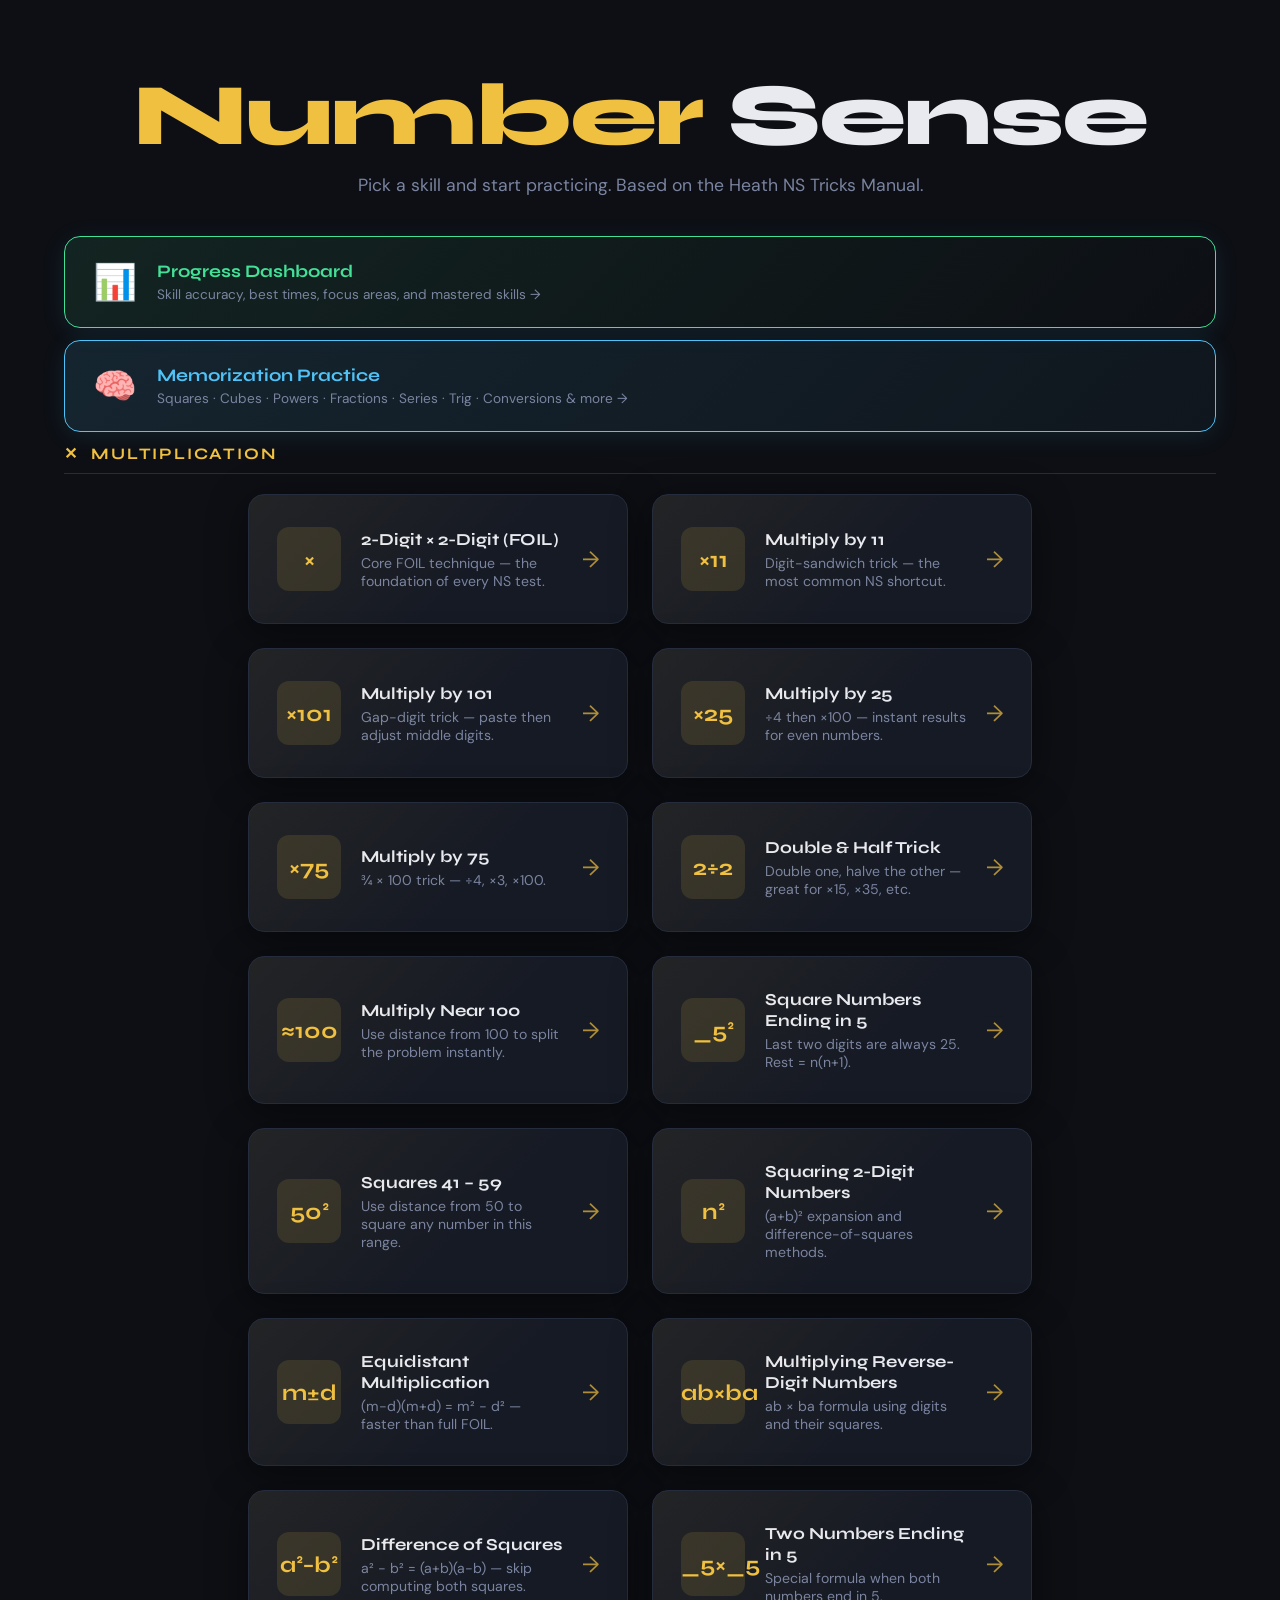
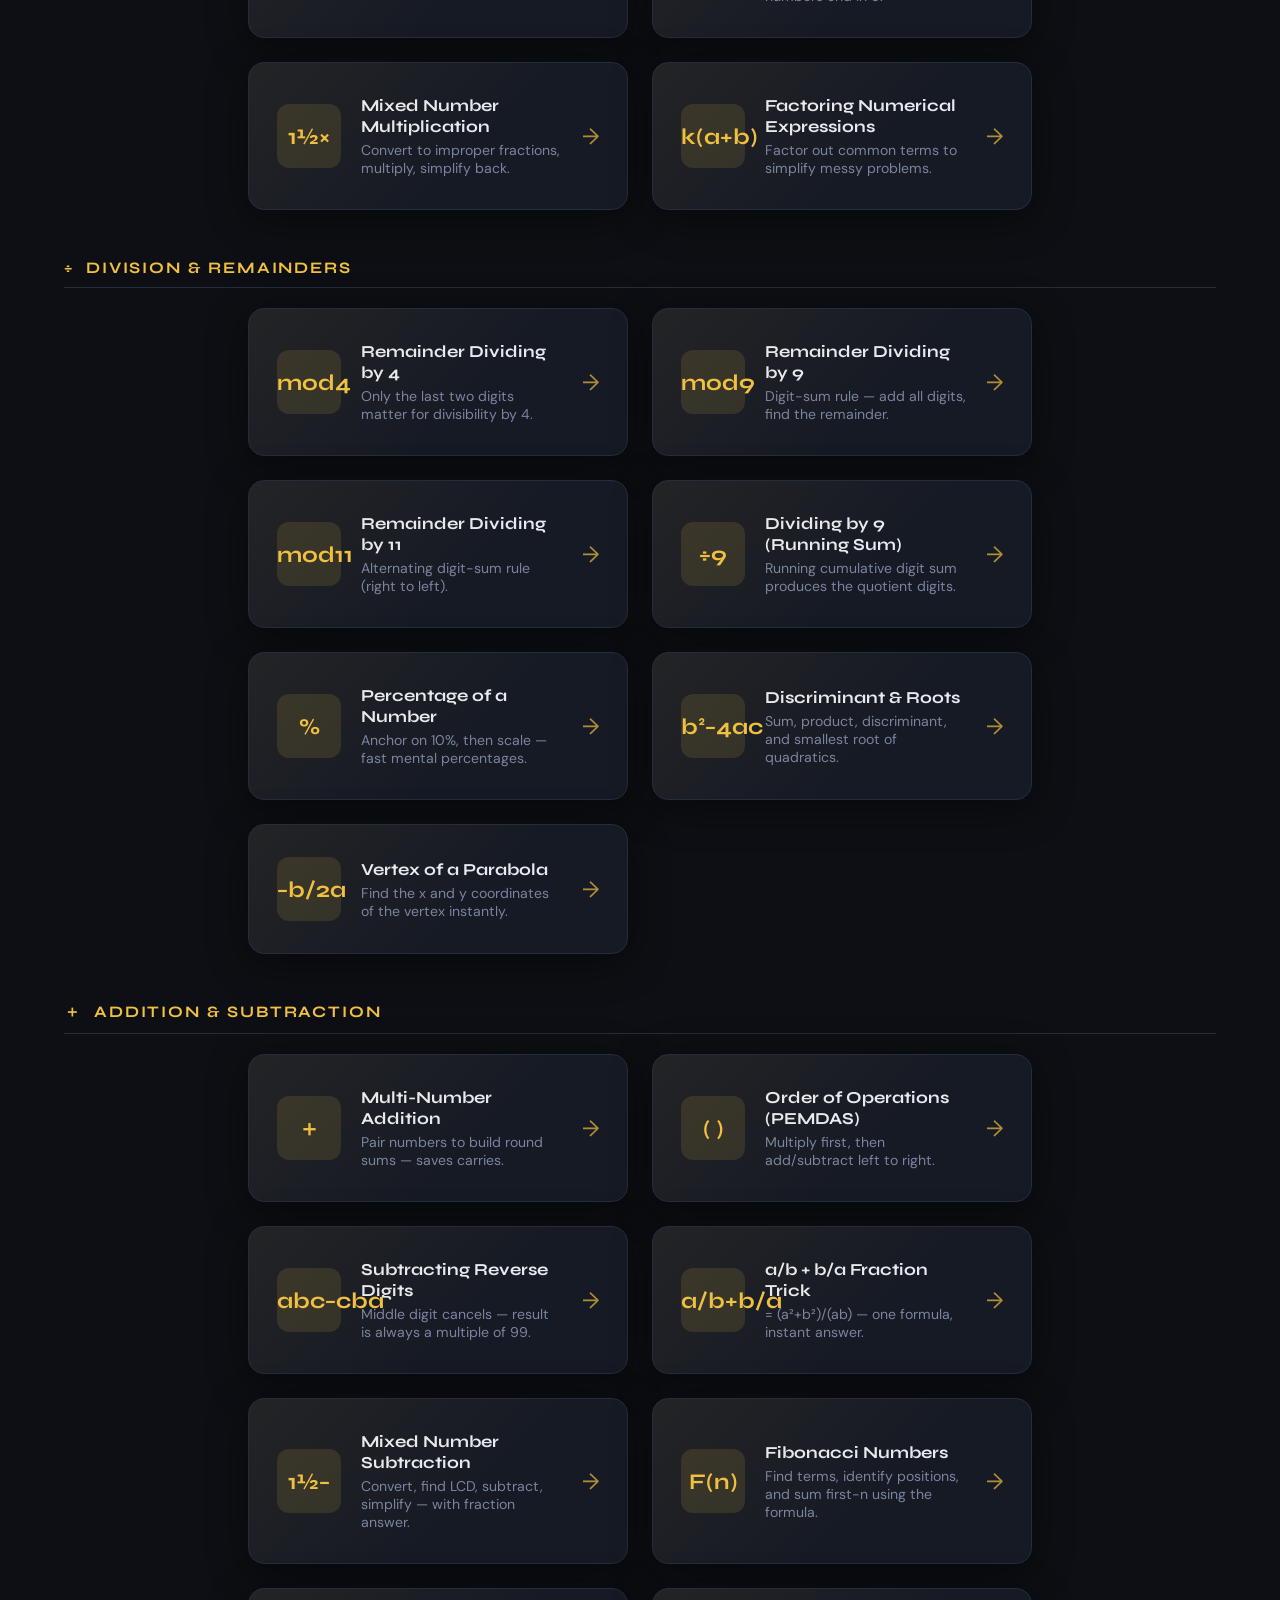
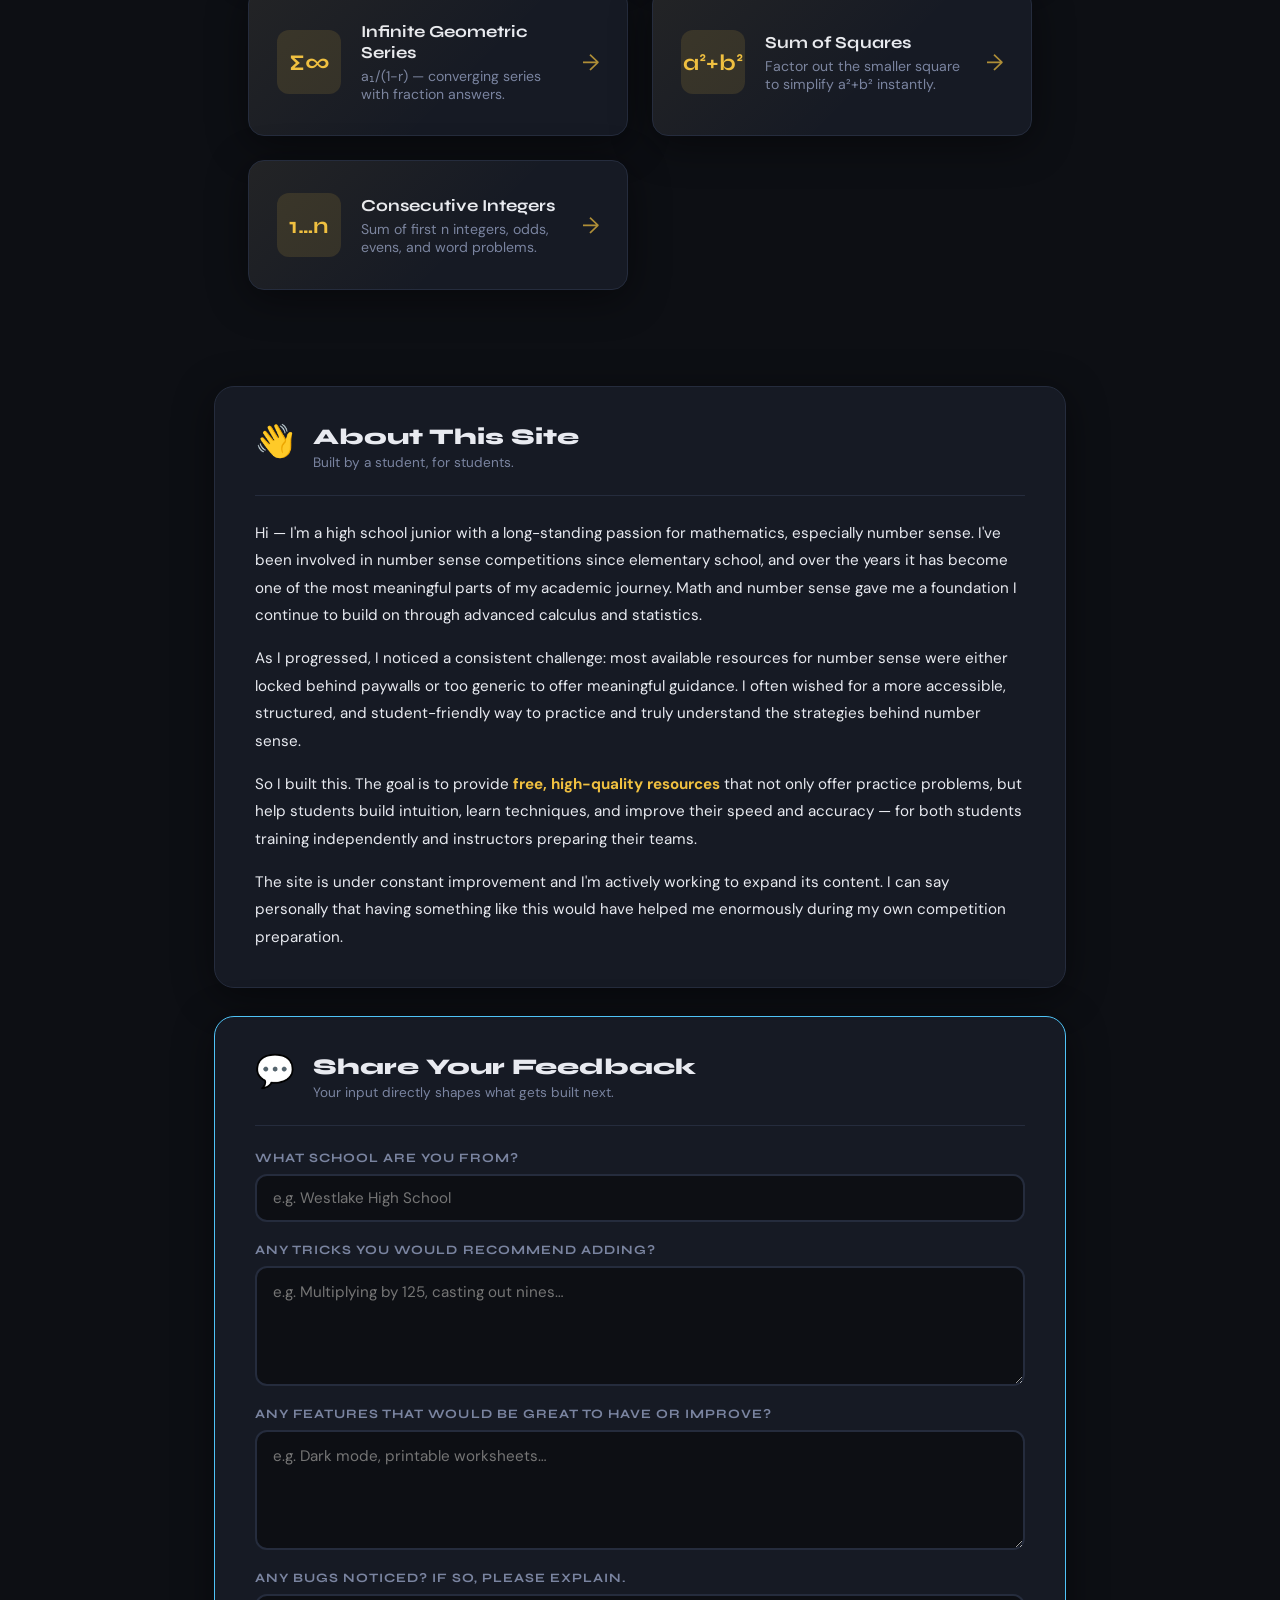
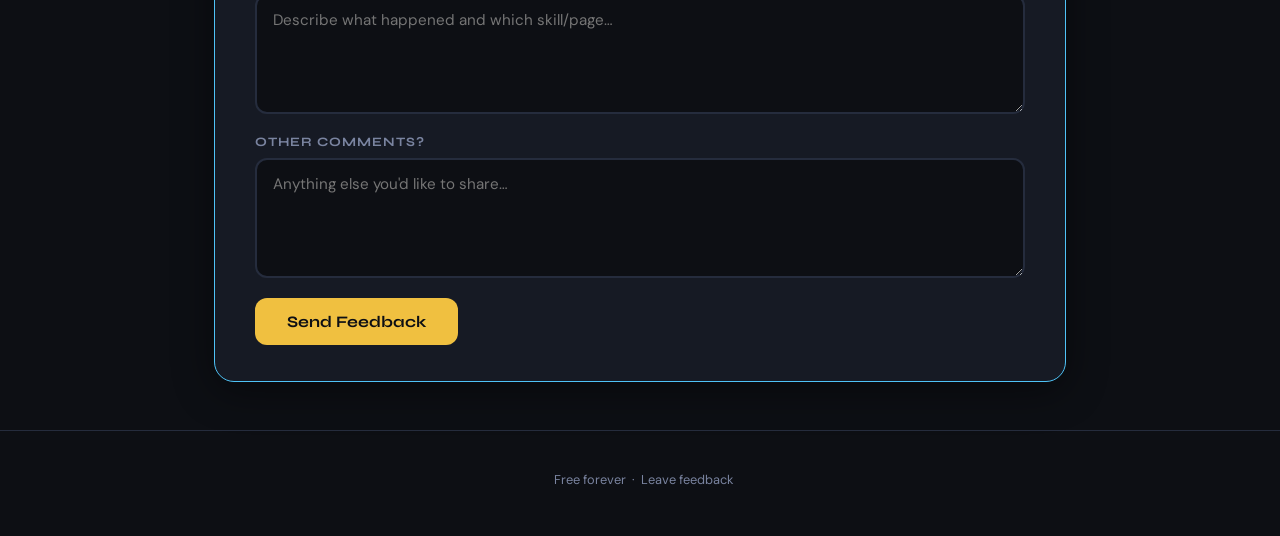
<file: index.html>
<!DOCTYPE html>
<html lang="en">
<head>
  <!-- Google tag (gtag.js) -->
<script async src="https://www.googletagmanager.com/gtag/js?id=G-8FR409X89X"></script>
<script>
  window.dataLayer = window.dataLayer || [];
  function gtag(){dataLayer.push(arguments);}
  gtag('js', new Date());

  gtag('config', 'G-8FR409X89X');
</script>
  <meta charset="UTF-8" />
  <meta name="viewport" content="width=device-width, initial-scale=1.0"/>
  <title>Number Sense — Math Practice</title>
  <link rel="stylesheet" href="css/style.css" />
</head>
<body>

  <div class="hero-header">
    <div class="hero-title">
      <span class="title-accent">Number</span> Sense
    </div>
    <p class="hero-sub">Pick a skill and start practicing. Based on the Heath NS Tricks Manual.</p>
  </div>

  <!-- ── DASHBOARD BANNER ──────────────────────────────── -->
  <div class="mem-banner-wrap">
    <a href="dashboard.html" class="mem-banner" style="border-color:var(--correct);background:linear-gradient(135deg,rgba(67,224,151,.1),transparent);">
      <div class="mem-banner-icon">📊</div>
      <div class="mem-banner-text">
        <strong style="color:var(--correct)">Progress Dashboard</strong>
        <span>Skill accuracy, best times, focus areas, and mastered skills →</span>
      </div>
    </a>
  </div>

  <!-- ── MEMORIZATION HUB BANNER ───────────────────────── -->
  <div class="mem-banner-wrap">
    <a href="memorize-home.html" class="mem-banner">
      <div class="mem-banner-icon">🧠</div>
      <div class="mem-banner-text">
        <strong>Memorization Practice</strong>
        <span>Squares · Cubes · Powers · Fractions · Series · Trig · Conversions &amp; more →</span>
      </div>
    </a>
  </div>

  <main class="skills-wrapper">

    <!-- ── MULTIPLICATION ─────────────────────────────── -->
    <section class="skill-section">
      <h2 class="section-heading">✕ &nbsp;Multiplication</h2>
      <div class="skills-grid">

        <a href="practice.html?skill=multiply2x2" class="skill-card">
          <div class="skill-icon">×</div>
          <div class="skill-info"><h3>2-Digit × 2-Digit (FOIL)</h3><p>Core FOIL technique — the foundation of every NS test.</p></div>
          <div class="skill-arrow">→</div>
        </a>

        <a href="practice.html?skill=multiplyBy11" class="skill-card">
          <div class="skill-icon">×11</div>
          <div class="skill-info"><h3>Multiply by 11</h3><p>Digit-sandwich trick — the most common NS shortcut.</p></div>
          <div class="skill-arrow">→</div>
        </a>

        <a href="practice.html?skill=multiplyBy101" class="skill-card">
          <div class="skill-icon">×101</div>
          <div class="skill-info"><h3>Multiply by 101</h3><p>Gap-digit trick — paste then adjust middle digits.</p></div>
          <div class="skill-arrow">→</div>
        </a>

        <a href="practice.html?skill=multiplyBy25" class="skill-card">
          <div class="skill-icon">×25</div>
          <div class="skill-info"><h3>Multiply by 25</h3><p>÷4 then ×100 — instant results for even numbers.</p></div>
          <div class="skill-arrow">→</div>
        </a>

        <a href="practice.html?skill=multiplyBy75" class="skill-card">
          <div class="skill-icon">×75</div>
          <div class="skill-info"><h3>Multiply by 75</h3><p>¾ × 100 trick — ÷4, ×3, ×100.</p></div>
          <div class="skill-arrow">→</div>
        </a>

        <a href="practice.html?skill=doubleHalf" class="skill-card">
          <div class="skill-icon">2÷2</div>
          <div class="skill-info"><h3>Double &amp; Half Trick</h3><p>Double one, halve the other — great for ×15, ×35, etc.</p></div>
          <div class="skill-arrow">→</div>
        </a>

        <a href="practice.html?skill=near100" class="skill-card">
          <div class="skill-icon">≈100</div>
          <div class="skill-info"><h3>Multiply Near 100</h3><p>Use distance from 100 to split the problem instantly.</p></div>
          <div class="skill-arrow">→</div>
        </a>

        <a href="practice.html?skill=squaresEndIn5" class="skill-card">
          <div class="skill-icon">_5²</div>
          <div class="skill-info"><h3>Square Numbers Ending in 5</h3><p>Last two digits are always 25. Rest = n(n+1).</p></div>
          <div class="skill-arrow">→</div>
        </a>

        <a href="practice.html?skill=squares41to59" class="skill-card">
          <div class="skill-icon">50²</div>
          <div class="skill-info"><h3>Squares 41 – 59</h3><p>Use distance from 50 to square any number in this range.</p></div>
          <div class="skill-arrow">→</div>
        </a>

        <a href="practice.html?skill=squaring" class="skill-card">
          <div class="skill-icon">n²</div>
          <div class="skill-info"><h3>Squaring 2-Digit Numbers</h3><p>(a+b)² expansion and difference-of-squares methods.</p></div>
          <div class="skill-arrow">→</div>
        </a>

        <a href="practice.html?skill=equidistant" class="skill-card">
          <div class="skill-icon">m±d</div>
          <div class="skill-info"><h3>Equidistant Multiplication</h3><p>(m−d)(m+d) = m² − d² — faster than full FOIL.</p></div>
          <div class="skill-arrow">→</div>
        </a>

        <a href="practice.html?skill=multiplyReverses" class="skill-card">
          <div class="skill-icon">ab×ba</div>
          <div class="skill-info"><h3>Multiplying Reverse-Digit Numbers</h3><p>ab × ba formula using digits and their squares.</p></div>
          <div class="skill-arrow">→</div>
        </a>

        <a href="practice.html?skill=differenceOfSquares" class="skill-card">
          <div class="skill-icon">a²−b²</div>
          <div class="skill-info"><h3>Difference of Squares</h3><p>a² − b² = (a+b)(a−b) — skip computing both squares.</p></div>
          <div class="skill-arrow">→</div>
        </a>

        <a href="practice.html?skill=bothEndIn5" class="skill-card">
          <div class="skill-icon">_5×_5</div>
          <div class="skill-info"><h3>Two Numbers Ending in 5</h3><p>Special formula when both numbers end in 5.</p></div>
          <div class="skill-arrow">→</div>
        </a>

        <a href="practice.html?skill=mixedNumbers" class="skill-card">
          <div class="skill-icon">1½×</div>
          <div class="skill-info"><h3>Mixed Number Multiplication</h3><p>Convert to improper fractions, multiply, simplify back.</p></div>
          <div class="skill-arrow">→</div>
        </a>

        <a href="practice.html?skill=factoringNumerical" class="skill-card">
          <div class="skill-icon">k(a+b)</div>
          <div class="skill-info"><h3>Factoring Numerical Expressions</h3><p>Factor out common terms to simplify messy problems.</p></div>
          <div class="skill-arrow">→</div>
        </a>

      </div>
    </section>

    <!-- ── DIVISION ───────────────────────────────────── -->
    <section class="skill-section">
      <h2 class="section-heading">÷ &nbsp;Division &amp; Remainders</h2>
      <div class="skills-grid">

        <a href="practice.html?skill=remainderBy4" class="skill-card">
          <div class="skill-icon">mod4</div>
          <div class="skill-info"><h3>Remainder Dividing by 4</h3><p>Only the last two digits matter for divisibility by 4.</p></div>
          <div class="skill-arrow">→</div>
        </a>

        <a href="practice.html?skill=remainderBy9" class="skill-card">
          <div class="skill-icon">mod9</div>
          <div class="skill-info"><h3>Remainder Dividing by 9</h3><p>Digit-sum rule — add all digits, find the remainder.</p></div>
          <div class="skill-arrow">→</div>
        </a>

        <a href="practice.html?skill=remainderBy11" class="skill-card">
          <div class="skill-icon">mod11</div>
          <div class="skill-info"><h3>Remainder Dividing by 11</h3><p>Alternating digit-sum rule (right to left).</p></div>
          <div class="skill-arrow">→</div>
        </a>

        <a href="practice.html?skill=divideBy9" class="skill-card">
          <div class="skill-icon">÷9</div>
          <div class="skill-info"><h3>Dividing by 9 (Running Sum)</h3><p>Running cumulative digit sum produces the quotient digits.</p></div>
          <div class="skill-arrow">→</div>
        </a>

        <a href="practice.html?skill=percentage" class="skill-card">
          <div class="skill-icon">%</div>
          <div class="skill-info"><h3>Percentage of a Number</h3><p>Anchor on 10%, then scale — fast mental percentages.</p></div>
          <div class="skill-arrow">→</div>
        </a>

        <a href="practice.html?skill=discriminant" class="skill-card">
          <div class="skill-icon">b²−4ac</div>
          <div class="skill-info"><h3>Discriminant &amp; Roots</h3><p>Sum, product, discriminant, and smallest root of quadratics.</p></div>
          <div class="skill-arrow">→</div>
        </a>

        <a href="practice.html?skill=vertexParabola" class="skill-card">
          <div class="skill-icon">−b/2a</div>
          <div class="skill-info"><h3>Vertex of a Parabola</h3><p>Find the x and y coordinates of the vertex instantly.</p></div>
          <div class="skill-arrow">→</div>
        </a>

      </div>
    </section>

    <!-- ── ADDITION & SUBTRACTION ─────────────────────── -->
    <section class="skill-section">
      <h2 class="section-heading">＋ &nbsp;Addition &amp; Subtraction</h2>
      <div class="skills-grid">

        <a href="practice.html?skill=additionMulti" class="skill-card">
          <div class="skill-icon">＋</div>
          <div class="skill-info"><h3>Multi-Number Addition</h3><p>Pair numbers to build round sums — saves carries.</p></div>
          <div class="skill-arrow">→</div>
        </a>

        <a href="practice.html?skill=orderOfOps" class="skill-card">
          <div class="skill-icon">( )</div>
          <div class="skill-info"><h3>Order of Operations (PEMDAS)</h3><p>Multiply first, then add/subtract left to right.</p></div>
          <div class="skill-arrow">→</div>
        </a>

        <a href="practice.html?skill=subtractReverses" class="skill-card">
          <div class="skill-icon">abc−cba</div>
          <div class="skill-info"><h3>Subtracting Reverse Digits</h3><p>Middle digit cancels — result is always a multiple of 99.</p></div>
          <div class="skill-arrow">→</div>
        </a>

        <a href="practice.html?skill=fractionPlusFractionInverse" class="skill-card">
          <div class="skill-icon">a/b+b/a</div>
          <div class="skill-info"><h3>a/b + b/a Fraction Trick</h3><p>= (a²+b²)/(ab) — one formula, instant answer.</p></div>
          <div class="skill-arrow">→</div>
        </a>

        <a href="practice.html?skill=fractionSubtraction" class="skill-card">
          <div class="skill-icon">1½−</div>
          <div class="skill-info"><h3>Mixed Number Subtraction</h3><p>Convert, find LCD, subtract, simplify — with fraction answer.</p></div>
          <div class="skill-arrow">→</div>
        </a>

        <a href="practice.html?skill=fibonacci" class="skill-card">
          <div class="skill-icon">F(n)</div>
          <div class="skill-info"><h3>Fibonacci Numbers</h3><p>Find terms, identify positions, and sum first-n using the formula.</p></div>
          <div class="skill-arrow">→</div>
        </a>

        <a href="practice.html?skill=geometricSeries" class="skill-card">
          <div class="skill-icon">∑∞</div>
          <div class="skill-info"><h3>Infinite Geometric Series</h3><p>a₁/(1−r) — converging series with fraction answers.</p></div>
          <div class="skill-arrow">→</div>
        </a>

        <a href="practice.html?skill=sumOfSquares" class="skill-card">
          <div class="skill-icon">a²+b²</div>
          <div class="skill-info"><h3>Sum of Squares</h3><p>Factor out the smaller square to simplify a²+b² instantly.</p></div>
          <div class="skill-arrow">→</div>
        </a>

        <a href="practice.html?skill=consecIntegers" class="skill-card">
          <div class="skill-icon">1…n</div>
          <div class="skill-info"><h3>Consecutive Integers</h3><p>Sum of first n integers, odds, evens, and word problems.</p></div>
          <div class="skill-arrow">→</div>
        </a>

      </div>
    </section>

  </main>

  <!-- ══════════════════════════════════════════════════════
       ABOUT + FEEDBACK
  ═══════════════════════════════════════════════════════ -->
  <section class="about-wrap" id="about">

    <!-- About Me -->
    <div class="about-card">
      <div class="about-header">
        <span class="about-emoji">👋</span>
        <div>
          <h2 class="about-title">About This Site</h2>
          <p class="about-sub">Built by a student, for students.</p>
        </div>
      </div>
      <div class="about-body">
        <p>
          Hi — I'm a high school junior
          with a long-standing passion for mathematics, especially number sense. I've been involved in number
          sense competitions since elementary school, and over the years it has become one of the most meaningful
          parts of my academic journey. Math and number sense gave me a foundation I continue to build on through
          advanced calculus and statistics.
        </p>
        <p>
          As I progressed, I noticed a consistent challenge: most available resources for number sense were either
          locked behind paywalls or too generic to offer meaningful guidance. I often wished for a more accessible,
          structured, and student-friendly way to practice and truly understand the strategies behind number sense.
        </p>
        <p>
          So I built this. The goal is to provide <strong>free, high-quality resources</strong> that not only
          offer practice problems, but help students build intuition, learn techniques, and improve their speed
          and accuracy — for both students training independently and instructors preparing their teams.
        </p>
        <p>
          The site is under constant improvement and I'm actively working to expand its content. I can say
          personally that having something like this would have helped me enormously during my own competition
          preparation.
        </p>

      </div>
    </div>

    <!-- Feedback -->
    <div class="feedback-card" id="feedback">
      <div class="about-header">
        <span class="about-emoji">💬</span>
        <div>
          <h2 class="about-title">Share Your Feedback</h2>
          <p class="about-sub">Your input directly shapes what gets built next.</p>
        </div>
      </div>

      <form class="feedback-form" id="feedback-form"
            action="https://docs.google.com/forms/d/e/1FAIpQLSfLTTEYHpj1JFDuF7RruQtJ84COgEBdoMg-uYPf08NqVblzZg/formResponse"
            method="POST"
            target="hidden-iframe"
            onsubmit="showFeedbackSuccess()">

        <div class="form-group">
          <label class="form-label" for="fb-school">What school are you from?</label>
          <input type="text" id="fb-school" name="entry.956232227" class="form-input" placeholder="e.g. Westlake High School" />
        </div>

        <div class="form-group">
          <label class="form-label" for="fb-tricks">Any tricks you would recommend adding?</label>
          <textarea id="fb-tricks" name="entry.721231975" class="form-input form-textarea" placeholder="e.g. Multiplying by 125, casting out nines…" rows="3"></textarea>
        </div>

        <div class="form-group">
          <label class="form-label" for="fb-features">Any features that would be great to have or improve?</label>
          <textarea id="fb-features" name="entry.180904712" class="form-input form-textarea" placeholder="e.g. Dark mode, printable worksheets…" rows="3"></textarea>
        </div>

        <div class="form-group">
          <label class="form-label" for="fb-bugs">Any bugs noticed? If so, please explain.</label>
          <textarea id="fb-bugs" name="entry.1861296245" class="form-input form-textarea" placeholder="Describe what happened and which skill/page…" rows="3"></textarea>
        </div>

        <div class="form-group">
          <label class="form-label" for="fb-other">Other comments?</label>
          <textarea id="fb-other" name="entry.173218345" class="form-input form-textarea" placeholder="Anything else you'd like to share…" rows="3"></textarea>
        </div>

        <button type="submit" class="submit-btn feedback-submit">Send Feedback</button>
      </form>

      <!-- Hidden iframe absorbs Google's redirect so the page doesn't navigate away -->
      <iframe name="hidden-iframe" style="display:none;"></iframe>

      <!-- Success message -->
      <div class="feedback-success" id="feedback-success" style="display:none;">
        <span class="feedback-success-icon">✓</span>
        <p>Thank you! Your feedback has been received and will help shape future improvements to nspractice.com.</p>
      </div>
    </div>

  </section>

  <!-- Footer -->
  <footer class="site-footer">
    <p>&nbsp Free forever &nbsp;·&nbsp; <a href="#feedback">Leave feedback</a></p>
  </footer>

  <script src="js/main.js"></script>
  <script>
    function showFeedbackSuccess() {
      setTimeout(function() {
        document.getElementById('feedback-form').style.display    = 'none';
        document.getElementById('feedback-success').style.display = 'flex';
      }, 400);
    }
  </script>

</body>
</html>
</file>
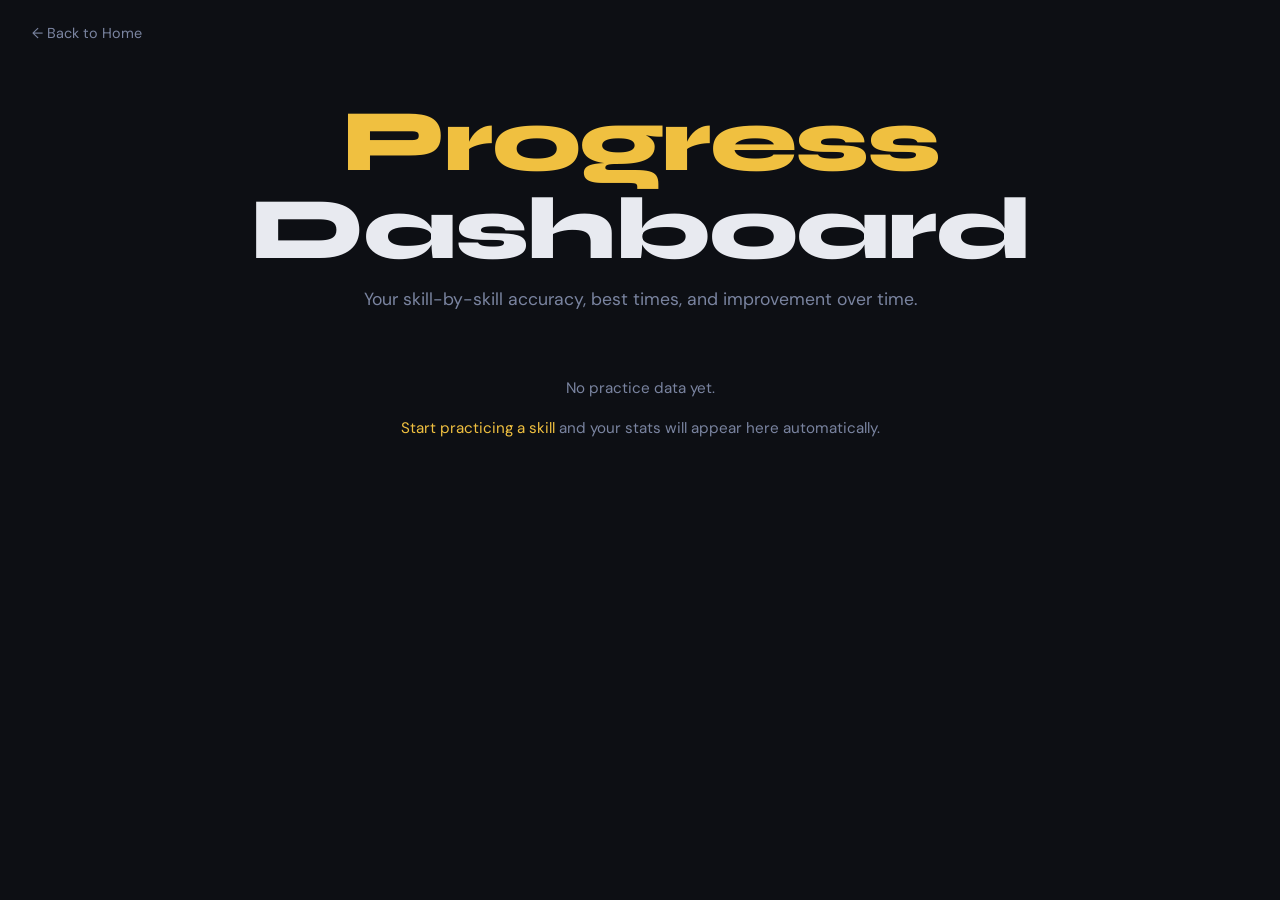
<file: dashboard.html>
<!DOCTYPE html>
<html lang="en">
<head>
  <!-- Google tag (gtag.js) -->
<script async src="https://www.googletagmanager.com/gtag/js?id=G-8FR409X89X"></script>
<script>
  window.dataLayer = window.dataLayer || [];
  function gtag(){dataLayer.push(arguments);}
  gtag('js', new Date());

  gtag('config', 'G-8FR409X89X');
</script>
  <meta charset="UTF-8"/>
  <meta name="viewport" content="width=device-width, initial-scale=1.0"/>
  <title>Dashboard — Number Sense</title>
  <link rel="stylesheet" href="css/style.css"/>
  <style>
    .dash-wrap {
      width:100%; max-width:900px;
      padding:0 24px 80px;
      display:flex; flex-direction:column; gap:40px;
    }

    /* ── Section title ─────────────────────────────────── */
    .dash-section-title {
      font-family:'Syne',sans-serif; font-size:.85rem;
      text-transform:uppercase; letter-spacing:.12em;
      color:var(--accent); border-bottom:1px solid var(--border);
      padding-bottom:10px; margin-bottom:16px;
    }

    /* ── Overview summary cards ────────────────────────── */
    .summary-grid {
      display:grid;
      grid-template-columns:repeat(auto-fill,minmax(140px,1fr));
      gap:14px;
    }
    .sum-card {
      background:var(--surface); border:1px solid var(--border);
      border-radius:14px; padding:18px 14px; text-align:center;
    }
    .sum-val {
      font-family:'Syne',sans-serif; font-size:1.8rem; font-weight:800;
    }
    .sum-lbl { font-size:.73rem; color:var(--muted); margin-top:4px; }

    /* ── Per-skill table ───────────────────────────────── */
    .skill-table { width:100%; border-collapse:collapse; font-size:.84rem; }
    .skill-table th {
      text-align:left; padding:9px 14px; color:var(--muted);
      font-family:'Syne',sans-serif; font-size:.72rem;
      text-transform:uppercase; letter-spacing:.08em;
      border-bottom:1px solid var(--border);
    }
    .skill-table td { padding:11px 14px; border-bottom:1px solid rgba(255,255,255,.04); vertical-align:middle; }
    .skill-table tr:hover td { background:rgba(255,255,255,.025); }

    /* accuracy bar inside table */
    .acc-wrap { display:flex; align-items:center; gap:10px; }
    .acc-bar-bg { flex:1; height:7px; background:var(--border); border-radius:99px; overflow:hidden; min-width:60px; }
    .acc-bar    { height:100%; border-radius:99px; transition:width .6s; }
    .acc-pct    { font-family:'Syne',sans-serif; font-size:.8rem; min-width:34px; text-align:right; }

    /* difficulty badge */
    .diff-badge {
      display:inline-block; border-radius:6px; padding:2px 8px;
      font-family:'Syne',sans-serif; font-size:.68rem; font-weight:700;
    }
    .diff-easy   { background:rgba(67,224,151,.15); color:var(--correct); }
    .diff-medium { background:rgba(240,192,64,.15);  color:var(--accent); }
    .diff-hard   { background:rgba(242,92,105,.15);  color:var(--wrong); }

    /* best time pill */
    .time-pill {
      font-family:'Syne',sans-serif; font-size:.8rem;
      color:var(--accent2);
    }

    /* ── Category accuracy bars ────────────────────────── */
    .cat-row { display:flex; align-items:center; gap:12px; margin-bottom:10px; }
    .cat-name { width:200px; font-size:.82rem; color:var(--muted); flex-shrink:0; }
    .cat-bar-wrap { flex:1; height:8px; background:var(--border); border-radius:99px; overflow:hidden; }
    .cat-bar { height:100%; border-radius:99px; }
    .cat-pct { width:38px; text-align:right; font-family:'Syne',sans-serif; font-size:.8rem; }

    /* ── Empty + controls ──────────────────────────────── */
    .empty-msg { color:var(--muted); font-size:.95rem; text-align:center; padding:48px; }
    .empty-msg a { color:var(--accent); text-decoration:none; }
    .clear-btn {
      background:none; border:1px solid var(--border); border-radius:8px;
      color:var(--muted); padding:7px 16px; font-size:.78rem; cursor:pointer;
      transition:all .15s; align-self:flex-end;
    }
    .clear-btn:hover { border-color:var(--wrong); color:var(--wrong); }

    /* ── Sparkline trend ───────────────────────────────── */
    .trend-wrap {
      background:var(--surface); border:1px solid var(--border);
      border-radius:14px; padding:20px; overflow-x:auto;
    }
  </style>
</head>
<body class="practice-body">
  <a href="index.html" class="back-link">← Back to Home</a>

  <div class="hero-header" style="padding-top:32px; padding-bottom:20px;">
    <div class="hero-title"><span class="title-accent">Progress</span> Dashboard</div>
    <p class="hero-sub">Your skill-by-skill accuracy, best times, and improvement over time.</p>
  </div>

  <div class="dash-wrap" id="dash-wrap"></div>

  <script>
  (function(){

    // ── Read skill data saved by practice.js ─────────────
    // Storage key format:  ns_skill_{skillKey}_{difficulty}
    // Each entry: { correct, wrong, times[], sessions[] }
    // sessions[]: { date, correct, wrong, avgTime }

    // Also pull the flat skill-label map from skills.js if loaded,
    // otherwise use a built-in lookup.
    const LABELS = {
      multiply2x2:'2-Digit × 2-Digit (FOIL)',
      multiplyBy11:'Multiply by 11',
      multiplyBy101:'Multiply by 101',
      multiplyBy25:'Multiply by 25',
      multiplyBy75:'Multiply by 75',
      doubleHalf:'Double & Half Trick',
      near100:'Multiply Near 100',
      squaresEndIn5:'Square Numbers Ending in 5',
      squares41to59:'Squares 41–59',
      squaring:'Squaring 2-Digit Numbers',
      equidistant:'Equidistant Multiplication',
      multiplyReverses:'Multiplying Reverse-Digit Numbers',
      differenceOfSquares:'Difference of Squares',
      bothEndIn5:'Two Numbers Ending in 5',
      factoringNumerical:'Factoring Numerical Expressions',
      mixedNumbers:'Mixed Number Multiplication',
      remainderBy4:'Remainder ÷ 4',
      remainderBy9:'Remainder ÷ 9',
      remainderBy11:'Remainder ÷ 11',
      divideBy9:'Dividing by 9',
      percentage:'Percentage of a Number',
      discriminant:'Discriminant & Roots',
      vertexParabola:'Vertex of a Parabola',
      additionMulti:'Multi-Number Addition',
      orderOfOps:'Order of Operations',
      subtractReverses:'Subtracting Reverse Digits',
      fractionPlusFractionInverse:'a/b + b/a Trick',
      fractionSubtraction:'Mixed Number Subtraction',
      fibonacci:'Fibonacci Numbers',
      geometricSeries:'Infinite Geometric Series',
      sumOfSquares:'Sum of Squares',
      consecIntegers:'Consecutive Integers',
    };

    const CATEGORIES = {
      multiply2x2:'Multiplication', multiplyBy11:'Multiplication',
      multiplyBy101:'Multiplication', multiplyBy25:'Multiplication',
      multiplyBy75:'Multiplication', doubleHalf:'Multiplication',
      near100:'Multiplication', squaresEndIn5:'Multiplication',
      squares41to59:'Multiplication', squaring:'Multiplication',
      equidistant:'Multiplication', multiplyReverses:'Multiplication',
      differenceOfSquares:'Multiplication', bothEndIn5:'Multiplication',
      factoringNumerical:'Multiplication', mixedNumbers:'Multiplication',
      remainderBy4:'Division', remainderBy9:'Division',
      remainderBy11:'Division', divideBy9:'Division',
      percentage:'Division', discriminant:'Division',
      vertexParabola:'Division',
      additionMulti:'Addition & Subtraction', orderOfOps:'Addition & Subtraction',
      subtractReverses:'Addition & Subtraction', fractionPlusFractionInverse:'Addition & Subtraction',
      fractionSubtraction:'Addition & Subtraction', fibonacci:'Addition & Subtraction',
      geometricSeries:'Addition & Subtraction', sumOfSquares:'Addition & Subtraction',
      consecIntegers:'Addition & Subtraction',
    };

    // ── Collect all stored skill data ─────────────────────
    const diffs = ['easy','medium','hard'];
    const allRows = []; // { skillKey, diff, label, correct, wrong, bestTime, avgTime, sessions }

    Object.keys(localStorage).forEach(key => {
      if (!key.startsWith('ns_skill_')) return;
      const parts  = key.replace('ns_skill_','').split('_');
      const diff   = parts.pop();
      const skillKey = parts.join('_');
      if (!diffs.includes(diff)) return;
      try {
        const d = JSON.parse(localStorage.getItem(key));
        if (!d || (d.correct === 0 && d.wrong === 0)) return;
        const total   = d.correct + d.wrong;
        const acc     = total ? Math.round(d.correct / total * 100) : 0;
        const times   = d.times || [];
        const bestTime = times.length ? Math.min(...times) : null;
        const avgTime  = times.length ? times.reduce((a,b)=>a+b,0)/times.length : null;
        allRows.push({
          skillKey, diff,
          label: LABELS[skillKey] || skillKey,
          category: CATEGORIES[skillKey] || 'Other',
          correct: d.correct, wrong: d.wrong, total,
          acc, bestTime, avgTime,
          sessions: d.sessions || [],
        });
      } catch(e) {}
    });

    const wrap = document.getElementById('dash-wrap');

    if (allRows.length === 0) {
      wrap.innerHTML = `<div class="empty-msg">
        No practice data yet.<br><br>
        <a href="index.html">Start practicing a skill</a> and your stats will appear here automatically.
      </div>`;
      return;
    }

    // ── Overview summary ──────────────────────────────────
    const totalCorrect  = allRows.reduce((a,r)=>a+r.correct,0);
    const totalWrong    = allRows.reduce((a,r)=>a+r.wrong,0);
    const totalQ        = totalCorrect + totalWrong;
    const overallAcc    = totalQ ? Math.round(totalCorrect/totalQ*100) : 0;
    const skillsPracticed = new Set(allRows.map(r=>r.skillKey)).size;
    const allTimes      = allRows.flatMap(r=>r.avgTime?[r.avgTime]:[]);
    const overallAvgTime = allTimes.length ? (allTimes.reduce((a,b)=>a+b,0)/allTimes.length).toFixed(1) : '—';
    const bestAcc       = allRows.reduce((best,r)=>r.acc>best?r.acc:best,0);

    const sumSec = document.createElement('div');
    sumSec.innerHTML = `
      <div class="dash-section-title">📊 Overview</div>
      <div class="summary-grid">
        <div class="sum-card">
          <div class="sum-val" style="color:var(--accent2)">${skillsPracticed}</div>
          <div class="sum-lbl">Skills Practiced</div>
        </div>
        <div class="sum-card">
          <div class="sum-val" style="color:var(--correct)">${totalCorrect}</div>
          <div class="sum-lbl">Total Correct</div>
        </div>
        <div class="sum-card">
          <div class="sum-val" style="color:var(--wrong)">${totalWrong}</div>
          <div class="sum-lbl">Total Wrong</div>
        </div>
        <div class="sum-card">
          <div class="sum-val" style="color:var(--accent)">${overallAcc}%</div>
          <div class="sum-lbl">Overall Accuracy</div>
        </div>
        <div class="sum-card">
          <div class="sum-val" style="color:var(--accent2);font-size:1.4rem">${overallAvgTime}s</div>
          <div class="sum-lbl">Avg Answer Time</div>
        </div>
      </div>`;
    wrap.appendChild(sumSec);

    // ── Category accuracy bars ────────────────────────────
    const catData = {};
    allRows.forEach(r => {
      const c = r.category;
      if (!catData[c]) catData[c] = { correct:0, wrong:0 };
      catData[c].correct += r.correct;
      catData[c].wrong   += r.wrong;
    });

    const catSec = document.createElement('div');
    catSec.innerHTML = `<div class="dash-section-title">🎯 Accuracy by Category</div>`;
    Object.entries(catData)
      .sort((a,b) => {
        const accA = a[1].correct/(a[1].correct+a[1].wrong);
        const accB = b[1].correct/(b[1].correct+b[1].wrong);
        return accA - accB;
      })
      .forEach(([cat,d]) => {
        const pct   = Math.round(d.correct/(d.correct+d.wrong)*100);
        const color = pct>=80?'var(--correct)':pct>=50?'var(--accent)':'var(--wrong)';
        const row   = document.createElement('div');
        row.className = 'cat-row';
        row.innerHTML = `
          <span class="cat-name">${cat}</span>
          <div class="cat-bar-wrap">
            <div class="cat-bar" style="width:${pct}%;background:${color}"></div>
          </div>
          <span class="cat-pct" style="color:${color}">${pct}%</span>`;
        catSec.appendChild(row);
      });
    wrap.appendChild(catSec);

    // ── Per-skill table ───────────────────────────────────
    // Group by category, sort by accuracy asc within each
    const byCategory = {};
    allRows.forEach(r => {
      if (!byCategory[r.category]) byCategory[r.category] = [];
      byCategory[r.category].push(r);
    });

    const skillSec = document.createElement('div');
    skillSec.innerHTML = `<div class="dash-section-title">🔍 Skill Breakdown</div>`;

    const catOrder = ['Multiplication','Division','Addition & Subtraction','Other'];
    catOrder.forEach(cat => {
      if (!byCategory[cat]) return;
      const rows = byCategory[cat].sort((a,b) => a.acc - b.acc);

      const catHeader = document.createElement('p');
      catHeader.style.cssText = 'font-size:.78rem;color:var(--muted);text-transform:uppercase;letter-spacing:.08em;margin:16px 0 8px;font-family:Syne,sans-serif;';
      catHeader.textContent = cat;
      skillSec.appendChild(catHeader);

      const tableWrap = document.createElement('div');
      tableWrap.style.overflowX = 'auto';
      tableWrap.innerHTML = `
        <table class="skill-table">
          <thead><tr>
            <th>Skill</th>
            <th>Difficulty</th>
            <th>Correct</th>
            <th>Wrong</th>
            <th>Accuracy</th>
            <th>Best Time</th>
            <th>Avg Time</th>
          </tr></thead>
          <tbody>
            ${rows.map(r => {
              const color = r.acc>=80?'var(--correct)':r.acc>=50?'var(--accent)':'var(--wrong)';
              const best  = r.bestTime ? r.bestTime.toFixed(1)+'s' : '—';
              const avg   = r.avgTime  ? r.avgTime.toFixed(1)+'s'  : '—';
              return `<tr>
                <td style="font-weight:500">${r.label}</td>
                <td><span class="diff-badge diff-${r.diff}">${r.diff}</span></td>
                <td style="color:var(--correct);font-family:'Syne',sans-serif;font-weight:700">${r.correct}</td>
                <td style="color:var(--wrong)">${r.wrong}</td>
                <td>
                  <div class="acc-wrap">
                    <div class="acc-bar-bg">
                      <div class="acc-bar" style="width:${r.acc}%;background:${color}"></div>
                    </div>
                    <span class="acc-pct" style="color:${color}">${r.acc}%</span>
                  </div>
                </td>
                <td class="time-pill">${best}</td>
                <td style="color:var(--muted)">${avg}</td>
              </tr>`;
            }).join('')}
          </tbody>
        </table>`;
      skillSec.appendChild(tableWrap);
    });
    wrap.appendChild(skillSec);

    // ── Weakest skills highlight ──────────────────────────
    const weakest = [...allRows]
      .filter(r => r.total >= 5)
      .sort((a,b) => a.acc - b.acc)
      .slice(0, 4);

    if (weakest.length) {
      const weakSec = document.createElement('div');
      weakSec.innerHTML = `<div class="dash-section-title">⚠️ Focus Areas (lowest accuracy, ≥5 attempts)</div>
        <div class="summary-grid">
          ${weakest.map(r => `
            <a href="practice.html?skill=${r.skillKey}" style="text-decoration:none;">
              <div class="sum-card" style="border-color:var(--wrong);cursor:pointer;transition:transform .15s;"
                   onmouseover="this.style.transform='translateY(-3px)'" onmouseout="this.style.transform=''">
                <div class="sum-val" style="color:var(--wrong);font-size:1.4rem">${r.acc}%</div>
                <div class="sum-lbl">${r.label}</div>
                <div style="margin-top:6px;"><span class="diff-badge diff-${r.diff}">${r.diff}</span></div>
              </div>
            </a>`).join('')}
        </div>`;
      wrap.appendChild(weakSec);
    }

    // ── Best skills highlight ─────────────────────────────
    const best = [...allRows]
      .filter(r => r.total >= 5 && r.acc === 100)
      .slice(0, 4);

    if (best.length) {
      const bestSec = document.createElement('div');
      bestSec.innerHTML = `<div class="dash-section-title">⭐ Mastered Skills (100% accuracy, ≥5 attempts)</div>
        <div class="summary-grid">
          ${best.map(r => `
            <div class="sum-card" style="border-color:var(--correct)">
              <div class="sum-val" style="color:var(--correct);font-size:1.4rem">100%</div>
              <div class="sum-lbl">${r.label}</div>
              <div style="margin-top:6px;"><span class="diff-badge diff-${r.diff}">${r.diff}</span></div>
            </div>`).join('')}
        </div>`;
      wrap.appendChild(bestSec);
    }

    // ── Clear button ──────────────────────────────────────
    const clearWrap = document.createElement('div');
    clearWrap.style.display = 'flex';
    clearWrap.innerHTML = `<button class="clear-btn"
      onclick="if(confirm('Clear all practice data? This cannot be undone.')){
        Object.keys(localStorage).filter(k=>k.startsWith('ns_skill_')).forEach(k=>localStorage.removeItem(k));
        location.reload();
      }">🗑 Clear All Practice Data</button>`;
    wrap.appendChild(clearWrap);

  })();
  </script>
</body>
</html>
</file>
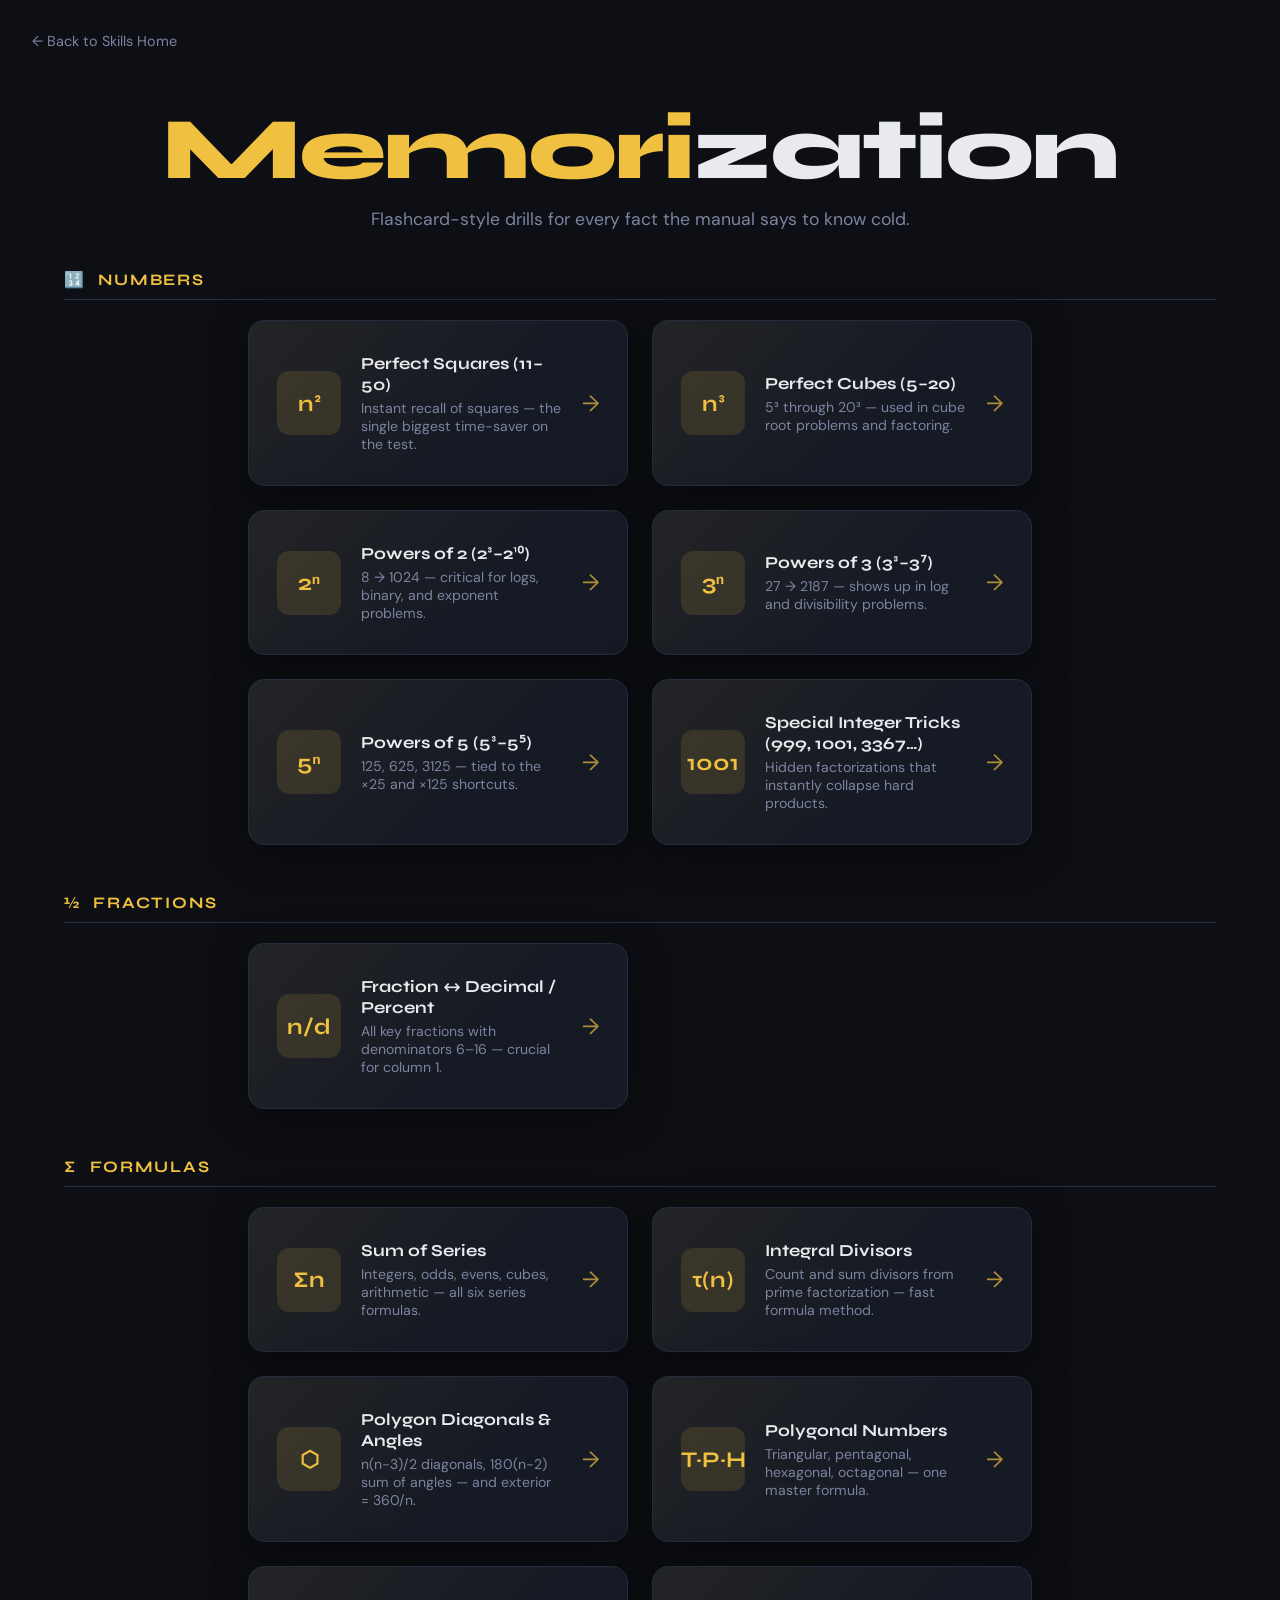
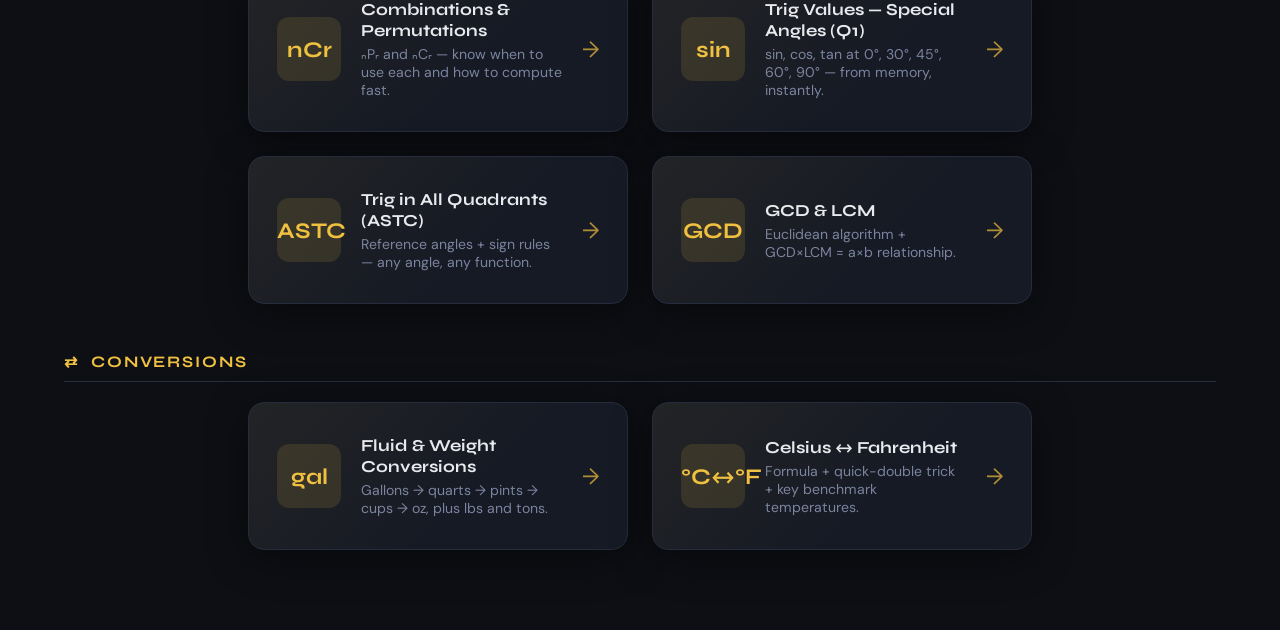
<file: memorize-home.html>
<!DOCTYPE html>
<html lang="en">
<head>
  <!-- Google tag (gtag.js) -->
<script async src="https://www.googletagmanager.com/gtag/js?id=G-8FR409X89X"></script>
<script>
  window.dataLayer = window.dataLayer || [];
  function gtag(){dataLayer.push(arguments);}
  gtag('js', new Date());

  gtag('config', 'G-8FR409X89X');
</script>
  <meta charset="UTF-8" />
  <meta name="viewport" content="width=device-width, initial-scale=1.0"/>
  <title>Memorization — Number Sense</title>
  <link rel="stylesheet" href="css/style.css" />
</head>
<body>

  <a href="index.html" class="back-link" style="margin-top:32px;">← Back to Skills Home</a>

  <div class="hero-header" style="padding-top:32px;">
    <div class="hero-title">
      <span class="title-accent">Memori</span>zation
    </div>
    <p class="hero-sub">Flashcard-style drills for every fact the manual says to know cold.</p>
  </div>

  <main class="skills-wrapper">

    <!-- ── NUMBERS ────────────────────────────────────── -->
    <section class="skill-section">
      <h2 class="section-heading">🔢 &nbsp;Numbers</h2>
      <div class="skills-grid">

        <a href="memorize.html?skill=squares" class="skill-card">
          <div class="skill-icon">n²</div>
          <div class="skill-info">
            <h3>Perfect Squares (11–50)</h3>
            <p>Instant recall of squares — the single biggest time-saver on the test.</p>
          </div>
          <div class="skill-arrow">→</div>
        </a>

        <a href="memorize.html?skill=cubes" class="skill-card">
          <div class="skill-icon">n³</div>
          <div class="skill-info">
            <h3>Perfect Cubes (5–20)</h3>
            <p>5³ through 20³ — used in cube root problems and factoring.</p>
          </div>
          <div class="skill-arrow">→</div>
        </a>

        <a href="memorize.html?skill=powersOf2" class="skill-card">
          <div class="skill-icon">2ⁿ</div>
          <div class="skill-info">
            <h3>Powers of 2 (2³–2¹⁰)</h3>
            <p>8 → 1024 — critical for logs, binary, and exponent problems.</p>
          </div>
          <div class="skill-arrow">→</div>
        </a>

        <a href="memorize.html?skill=powersOf3" class="skill-card">
          <div class="skill-icon">3ⁿ</div>
          <div class="skill-info">
            <h3>Powers of 3 (3³–3⁷)</h3>
            <p>27 → 2187 — shows up in log and divisibility problems.</p>
          </div>
          <div class="skill-arrow">→</div>
        </a>

        <a href="memorize.html?skill=powersOf5" class="skill-card">
          <div class="skill-icon">5ⁿ</div>
          <div class="skill-info">
            <h3>Powers of 5 (5³–5⁵)</h3>
            <p>125, 625, 3125 — tied to the ×25 and ×125 shortcuts.</p>
          </div>
          <div class="skill-arrow">→</div>
        </a>

        <a href="memorize.html?skill=specialIntegers" class="skill-card">
          <div class="skill-icon">1001</div>
          <div class="skill-info">
            <h3>Special Integer Tricks (999, 1001, 3367…)</h3>
            <p>Hidden factorizations that instantly collapse hard products.</p>
          </div>
          <div class="skill-arrow">→</div>
        </a>

      </div>
    </section>

    <!-- ── FRACTIONS ──────────────────────────────────── -->
    <section class="skill-section">
      <h2 class="section-heading">½ &nbsp;Fractions</h2>
      <div class="skills-grid">

        <a href="memorize.html?skill=fractionToDecimal" class="skill-card">
          <div class="skill-icon">n/d</div>
          <div class="skill-info">
            <h3>Fraction ↔ Decimal / Percent</h3>
            <p>All key fractions with denominators 6–16 — crucial for column 1.</p>
          </div>
          <div class="skill-arrow">→</div>
        </a>

      </div>
    </section>

    <!-- ── FORMULAS ───────────────────────────────────── -->
    <section class="skill-section">
      <h2 class="section-heading">∑ &nbsp;Formulas</h2>
      <div class="skills-grid">

        <a href="memorize.html?skill=sumOfSeries" class="skill-card">
          <div class="skill-icon">∑n</div>
          <div class="skill-info">
            <h3>Sum of Series</h3>
            <p>Integers, odds, evens, cubes, arithmetic — all six series formulas.</p>
          </div>
          <div class="skill-arrow">→</div>
        </a>

        <a href="memorize.html?skill=integralDivisors" class="skill-card">
          <div class="skill-icon">τ(n)</div>
          <div class="skill-info">
            <h3>Integral Divisors</h3>
            <p>Count and sum divisors from prime factorization — fast formula method.</p>
          </div>
          <div class="skill-arrow">→</div>
        </a>

        <a href="memorize.html?skill=polygons" class="skill-card">
          <div class="skill-icon">⬡</div>
          <div class="skill-info">
            <h3>Polygon Diagonals &amp; Angles</h3>
            <p>n(n−3)/2 diagonals, 180(n−2) sum of angles — and exterior = 360/n.</p>
          </div>
          <div class="skill-arrow">→</div>
        </a>

        <a href="memorize.html?skill=polygonalNumbers" class="skill-card">
          <div class="skill-icon">T·P·H</div>
          <div class="skill-info">
            <h3>Polygonal Numbers</h3>
            <p>Triangular, pentagonal, hexagonal, octagonal — one master formula.</p>
          </div>
          <div class="skill-arrow">→</div>
        </a>

        <a href="memorize.html?skill=combsPerm" class="skill-card">
          <div class="skill-icon">nCr</div>
          <div class="skill-info">
            <h3>Combinations &amp; Permutations</h3>
            <p>ₙPᵣ and ₙCᵣ — know when to use each and how to compute fast.</p>
          </div>
          <div class="skill-arrow">→</div>
        </a>

        <a href="memorize.html?skill=trigValues" class="skill-card">
          <div class="skill-icon">sin</div>
          <div class="skill-info">
            <h3>Trig Values — Special Angles (Q1)</h3>
            <p>sin, cos, tan at 0°, 30°, 45°, 60°, 90° — from memory, instantly.</p>
          </div>
          <div class="skill-arrow">→</div>
        </a>

        <a href="memorize.html?skill=trigQuadrants" class="skill-card">
          <div class="skill-icon">ASTC</div>
          <div class="skill-info">
            <h3>Trig in All Quadrants (ASTC)</h3>
            <p>Reference angles + sign rules — any angle, any function.</p>
          </div>
          <div class="skill-arrow">→</div>
        </a>

        <a href="memorize.html?skill=gcdLcm" class="skill-card">
          <div class="skill-icon">GCD</div>
          <div class="skill-info">
            <h3>GCD &amp; LCM</h3>
            <p>Euclidean algorithm + GCD×LCM = a×b relationship.</p>
          </div>
          <div class="skill-arrow">→</div>
        </a>

      </div>
    </section>

    <!-- ── CONVERSIONS ────────────────────────────────── -->
    <section class="skill-section">
      <h2 class="section-heading">⇄ &nbsp;Conversions</h2>
      <div class="skills-grid">

        <a href="memorize.html?skill=conversionsFluid" class="skill-card">
          <div class="skill-icon">gal</div>
          <div class="skill-info">
            <h3>Fluid &amp; Weight Conversions</h3>
            <p>Gallons → quarts → pints → cups → oz, plus lbs and tons.</p>
          </div>
          <div class="skill-arrow">→</div>
        </a>

        <a href="memorize.html?skill=tempConversion" class="skill-card">
          <div class="skill-icon">°C↔°F</div>
          <div class="skill-info">
            <h3>Celsius ↔ Fahrenheit</h3>
            <p>Formula + quick-double trick + key benchmark temperatures.</p>
          </div>
          <div class="skill-arrow">→</div>
        </a>

      </div>
    </section>

  </main>

  <script src="js/main.js"></script>
</body>
</html>
</file>
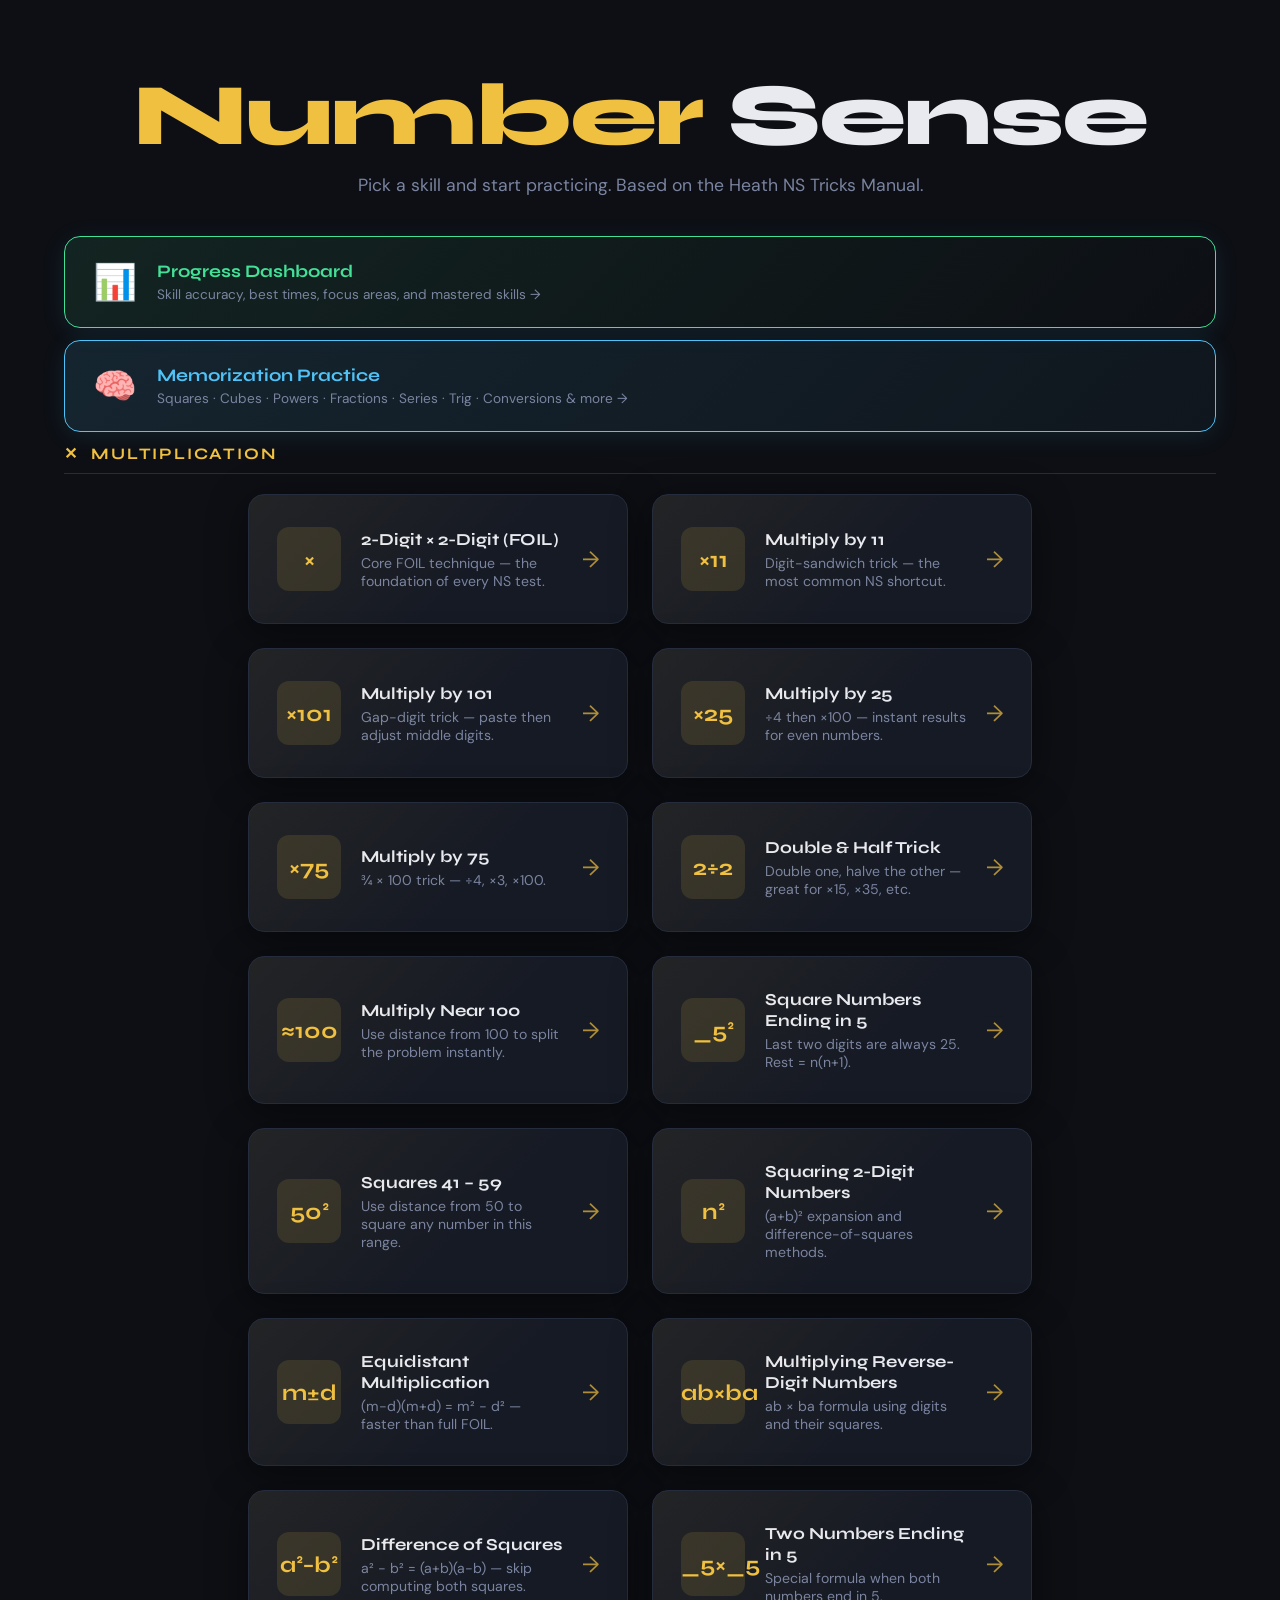
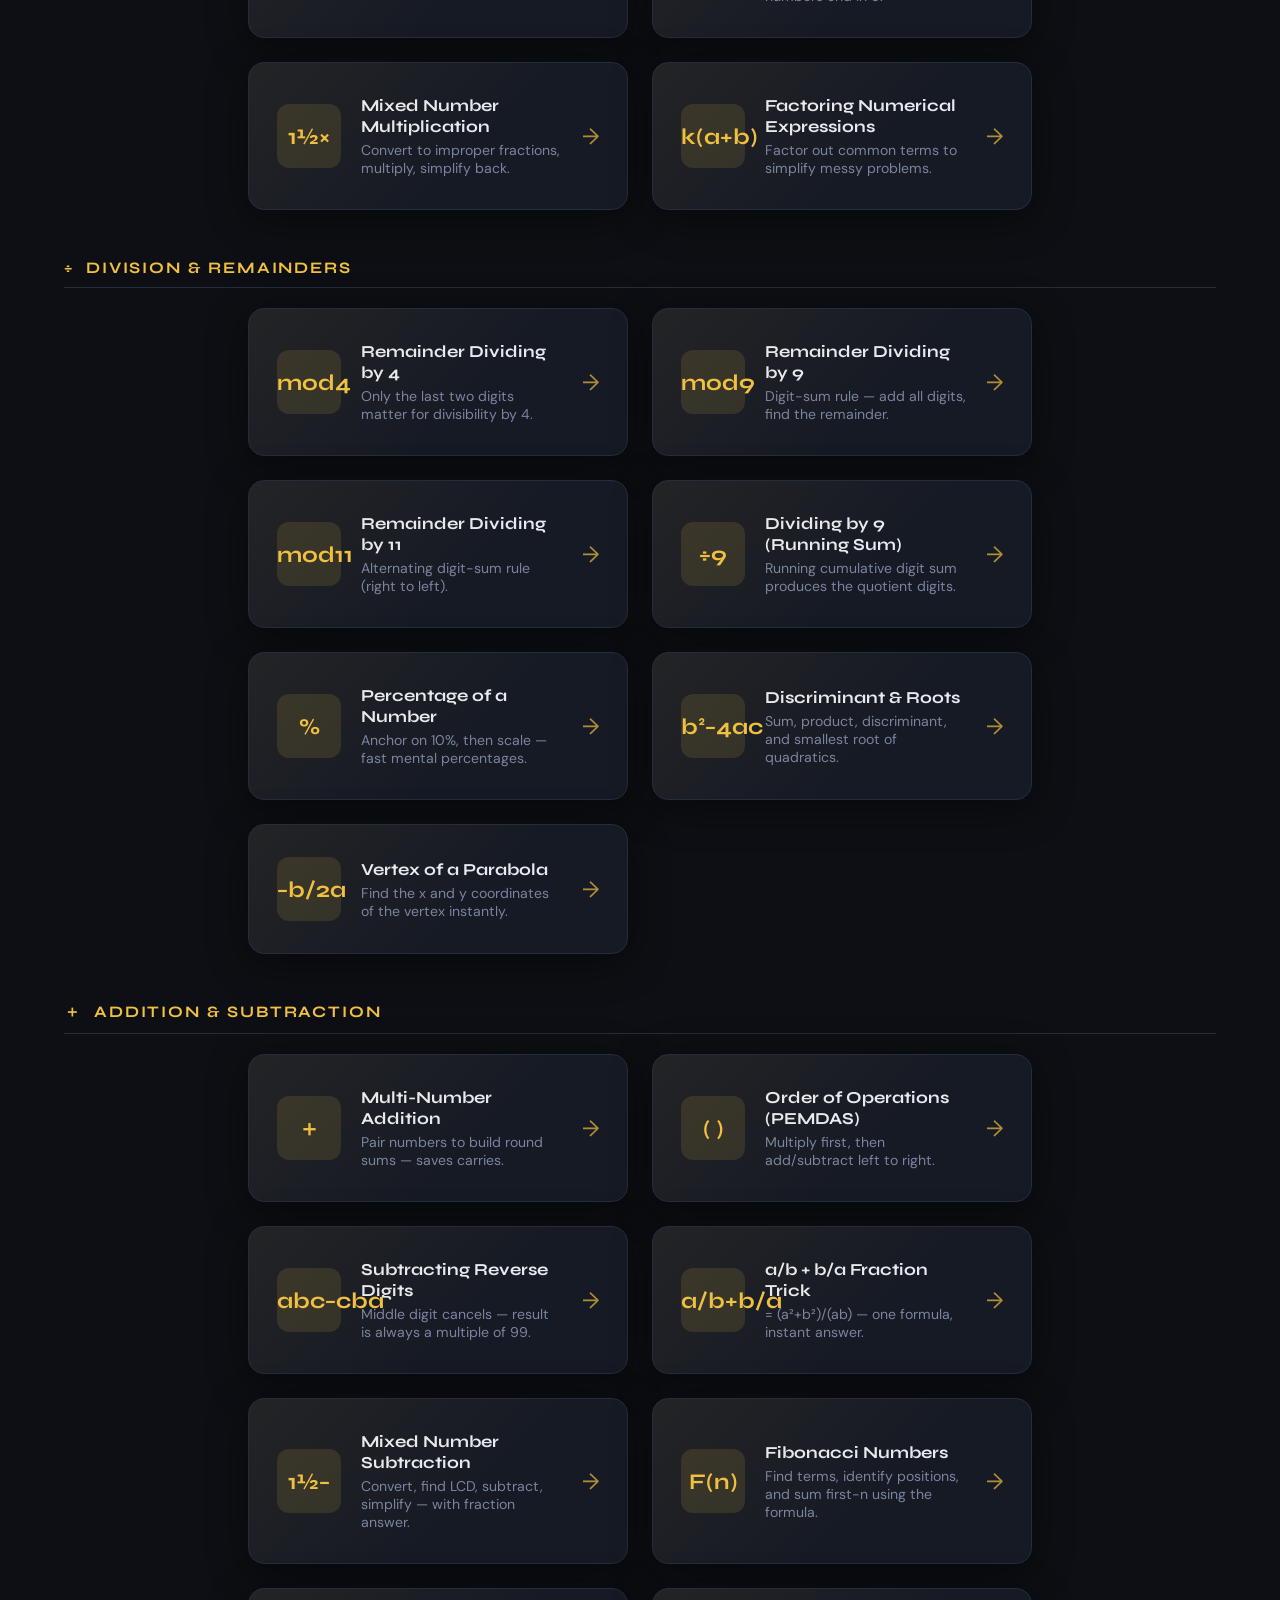
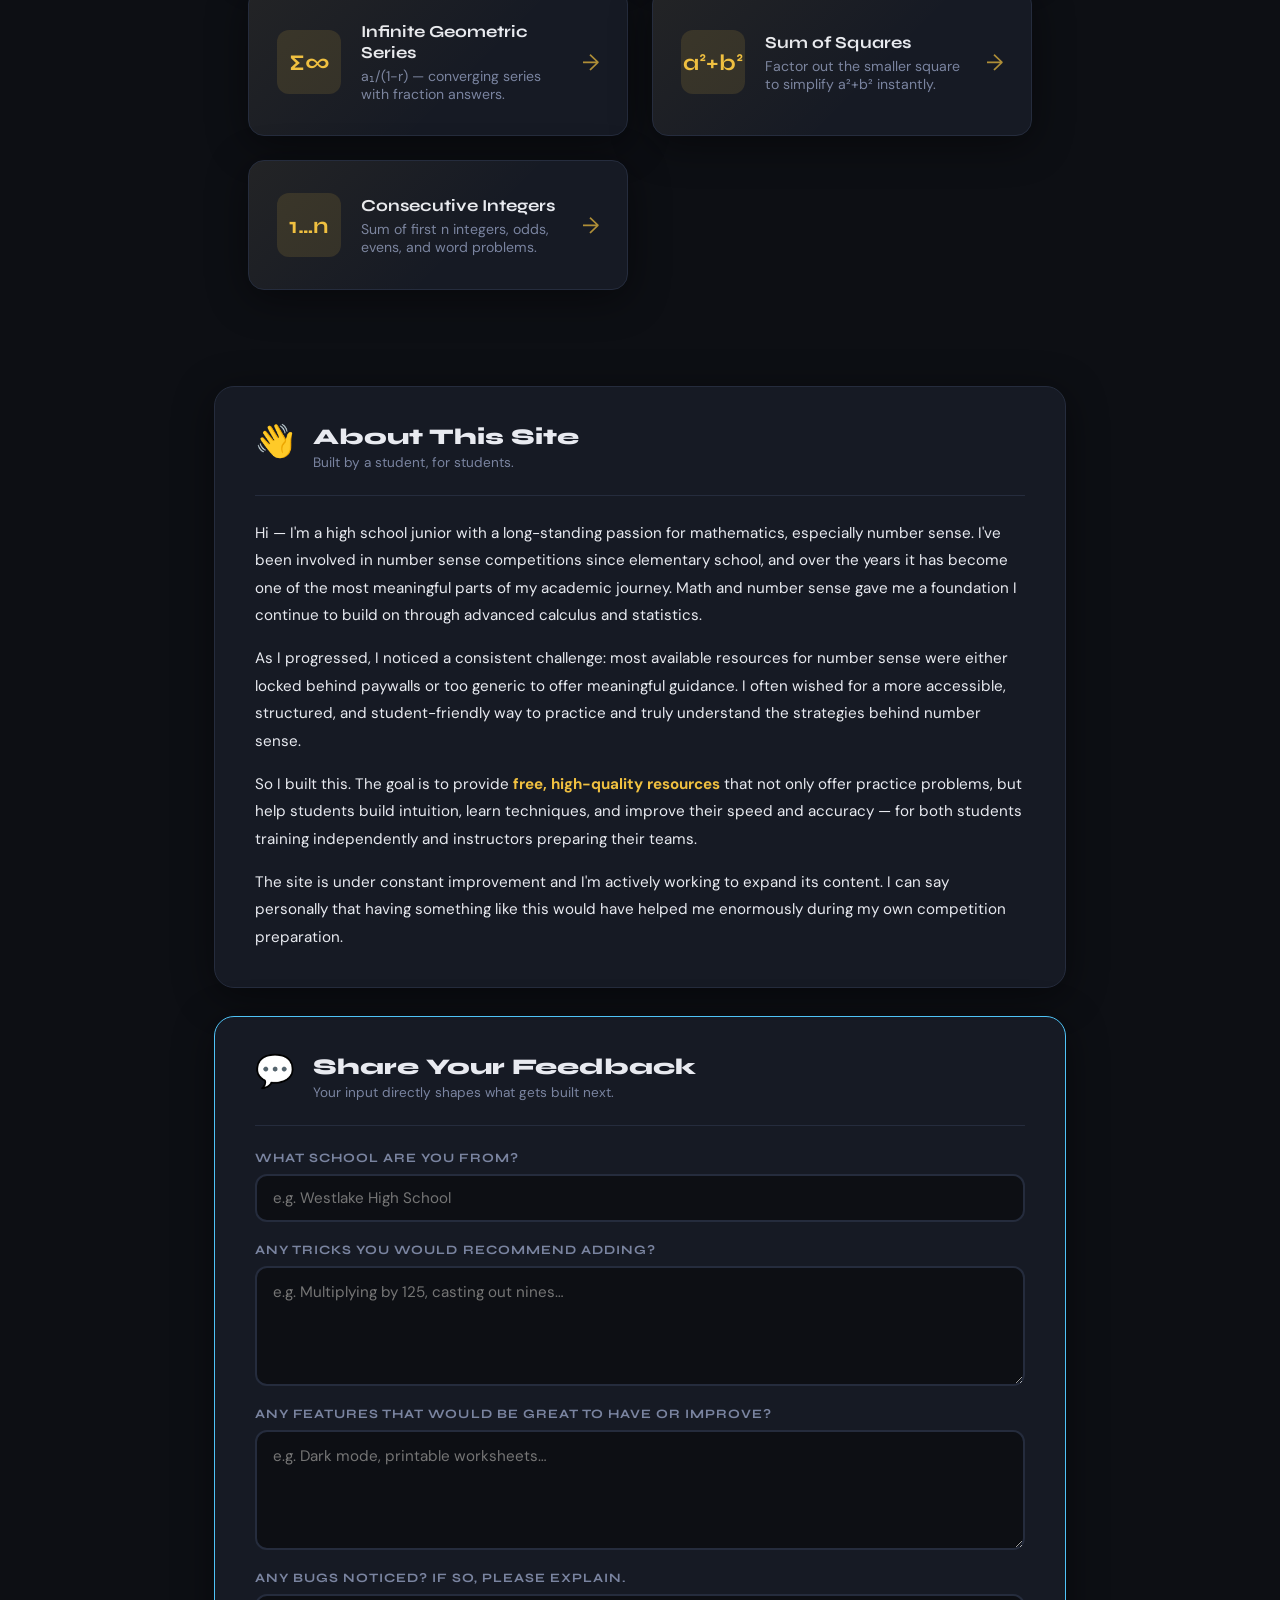
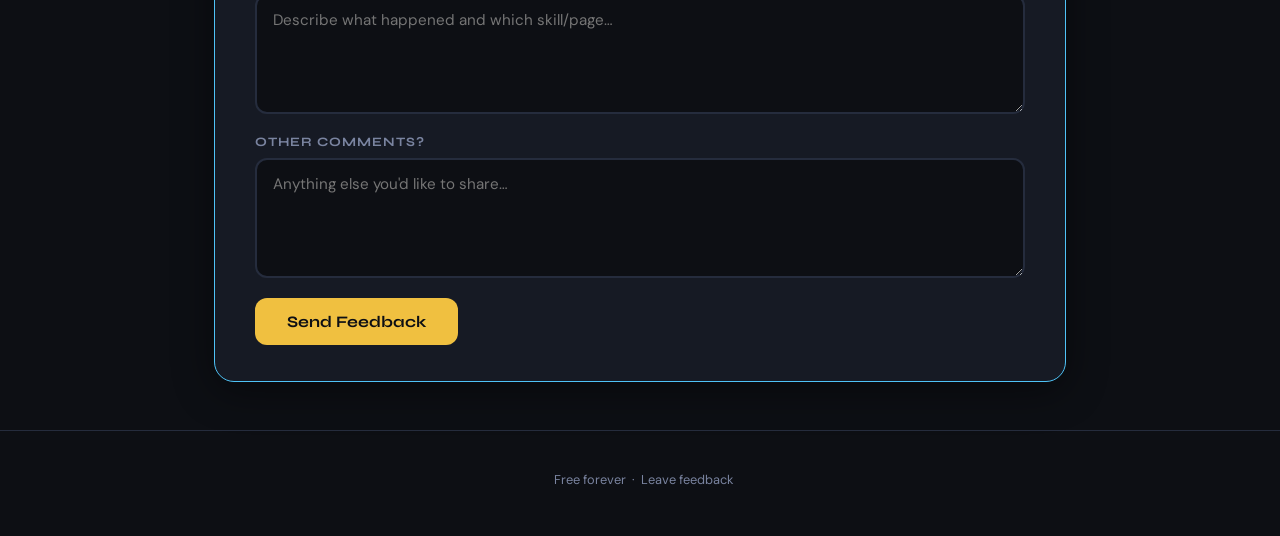
<file: memorize.html>
<!DOCTYPE html>
<html lang="en">
<head>
  <!-- Google tag (gtag.js) -->
<script async src="https://www.googletagmanager.com/gtag/js?id=G-8FR409X89X"></script>
<script>
  window.dataLayer = window.dataLayer || [];
  function gtag(){dataLayer.push(arguments);}
  gtag('js', new Date());

  gtag('config', 'G-8FR409X89X');
</script>
  <meta charset="UTF-8" />
  <meta name="viewport" content="width=device-width, initial-scale=1.0"/>
  <title>Memorization — Number Sense</title>
  <link rel="stylesheet" href="css/style.css" />
</head>
<body class="practice-body">

  <a href="index.html" class="back-link">← Back to Home</a>

  <!-- Stats bar -->
  <div class="stats-bar">
    <div class="stat-pill">
      <span class="stat-label">Correct</span>
      <span class="stat-value" id="stat-correct">0</span>
    </div>
    <div class="stat-pill stat-wrong">
      <span class="stat-label">Wrong</span>
      <span class="stat-value" id="stat-wrong">0</span>
    </div>
    <div class="stat-pill stat-avg">
      <span class="stat-label">Avg Time</span>
      <span class="stat-value" id="stat-avg">—</span>
    </div>
  </div>

  <!-- Arena -->
  <div class="arena">

    <div class="skill-label" id="skill-label">Memorization Practice</div>

    <!-- Timer -->
    <div class="timer-row">
      <div class="timer-bar-wrap">
        <div class="timer-bar" id="timer-bar"></div>
      </div>
      <span class="timer-text" id="timer-text">0.0s</span>
    </div>

    <!-- Problem box -->
    <div class="problem-box" id="problem-box">
      <span class="problem-text" id="problem-text">Loading…</span>
    </div>

    <!-- Answer input -->
    <div class="answer-row" id="answer-row">
      <input
        type="text"
        id="answer-input"
        class="answer-input"
        placeholder="Your answer"
        autocomplete="off"
        autofocus
      />
      <button class="submit-btn" id="submit-btn">Check</button>
    </div>

    <!-- X lives display -->
    <div class="lives-row" id="lives-row">
      <span class="life" id="life-0">✕</span>
      <span class="life" id="life-1">✕</span>
      <span class="life" id="life-2">✕</span>
    </div>

    <!-- Explanation panel -->
    <div class="explanation-panel" id="explanation-panel" style="display:none;">
      <h3 class="explanation-title" id="explanation-title">The answer is …</h3>
      <p class="explanation-body" id="explanation-body"
         style="white-space:pre-line; font-family:'Courier New',monospace; font-size:.88rem; line-height:1.9;"></p>
      <button class="next-btn" id="next-btn">I'm ready for the next question →</button>
    </div>

  </div>

  <script src="js/memSkills.js"></script>
  <script src="js/memPractice.js"></script>
</body>
</html>
</file>
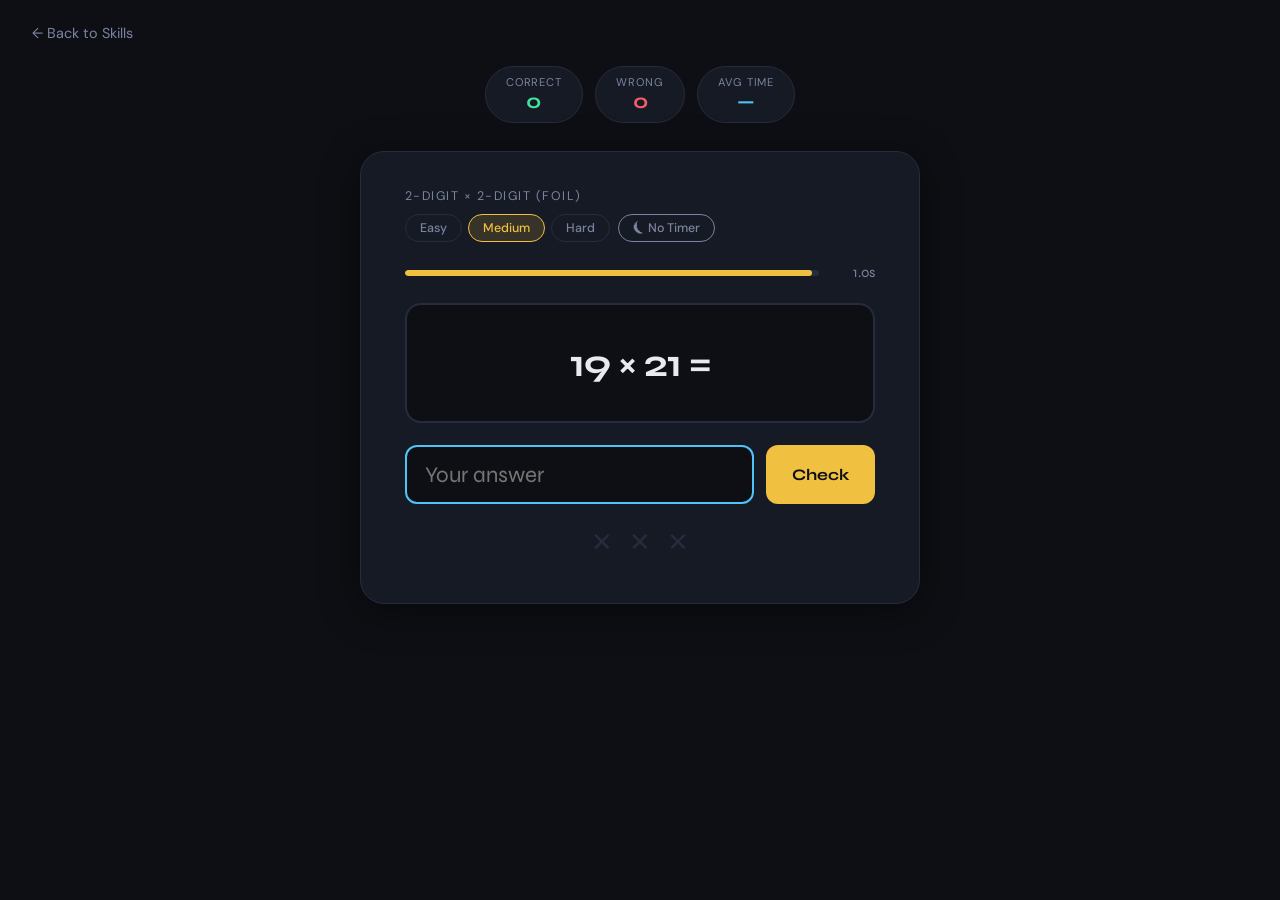
<file: practice.html>
<!DOCTYPE html>
<html lang="en">
<head>
  <meta charset="UTF-8" />
  <meta name="viewport" content="width=device-width, initial-scale=1.0"/>
  <title>Practice — Number Sense</title>
  <link rel="stylesheet" href="css/style.css" />
</head>
<body class="practice-body">

  <a href="index.html" class="back-link">← Back to Skills</a>

  <!-- Stats bar -->
  <div class="stats-bar">
    <div class="stat-pill">
      <span class="stat-label">Correct</span>
      <span class="stat-value" id="stat-correct">0</span>
    </div>
    <div class="stat-pill stat-wrong">
      <span class="stat-label">Wrong</span>
      <span class="stat-value" id="stat-wrong">0</span>
    </div>
    <div class="stat-pill stat-avg">
      <span class="stat-label">Avg Time</span>
      <span class="stat-value" id="stat-avg">—</span>
    </div>
  </div>

  <!-- Practice arena -->
  <div class="arena">

    <!-- Skill name + difficulty pills + no-timer toggle -->
    <div class="arena-top-row">
      <div class="skill-label" id="skill-label">Practice</div>
      <div style="display:flex; gap:8px; align-items:center; flex-wrap:wrap;">
        <div class="diff-pills">
          <button class="diff-pill" data-diff="easy">Easy</button>
          <button class="diff-pill active" data-diff="medium">Medium</button>
          <button class="diff-pill" data-diff="hard">Hard</button>
        </div>
        <!-- No Timer toggle -->
        <button class="diff-pill notimer-pill" id="notimer-btn" data-active="false">⏾ No Timer</button>
      </div>
    </div>

    <!-- Timer row — hidden when No Timer is on -->
    <div class="timer-row" id="timer-row">
      <div class="timer-bar-wrap">
        <div class="timer-bar" id="timer-bar"></div>
      </div>
      <span class="timer-text" id="timer-text">0.0s</span>
    </div>

    <!-- Problem box -->
    <div class="problem-box" id="problem-box">
      <span class="problem-text" id="problem-text">Loading…</span>
    </div>

    <!-- ── INTEGER / DECIMAL answer row (default) ── -->
    <div class="answer-row" id="answer-row-standard">
      <input
        type="text"
        id="answer-input"
        class="answer-input"
        placeholder="Your answer"
        autocomplete="off"
        autofocus
      />
      <button class="submit-btn" id="submit-btn">Check</button>
    </div>

    <!-- ── FRACTION answer row ── -->
    <div class="answer-row" id="answer-row-fraction" style="display:none; flex-direction:column; gap:10px;">
      <p class="fraction-hint" id="fraction-hint">Enter your answer as a fraction:</p>
      <div class="fraction-input-group">
        <input type="text" id="frac-whole" class="answer-input frac-box" placeholder="whole" inputmode="numeric"/>
        <div class="frac-stack">
          <input type="text" id="frac-num"   class="answer-input frac-box frac-top" placeholder="num" inputmode="numeric"/>
          <div class="frac-line"></div>
          <input type="text" id="frac-den"   class="answer-input frac-box frac-bot" placeholder="den" inputmode="numeric"/>
        </div>
        <button class="submit-btn" id="submit-btn-frac">Check</button>
      </div>
      <p class="fraction-sub">Leave "whole" blank if the answer is a proper fraction. Leave num/den blank if the answer is a whole number.</p>
    </div>

    <!-- X lives -->
    <div class="lives-row" id="lives-row">
      <span class="life" id="life-0">✕</span>
      <span class="life" id="life-1">✕</span>
      <span class="life" id="life-2">✕</span>
    </div>

    <!-- Explanation panel -->
    <div class="explanation-panel" id="explanation-panel" style="display:none;">
      <h3 class="explanation-title" id="explanation-title">Let's review this one!</h3>
      <p class="explanation-body" id="explanation-body"
         style="white-space:pre-line;font-family:'Courier New',monospace;font-size:.88rem;line-height:1.9;"></p>
      <button class="next-btn" id="next-btn">I'm ready for the next question →</button>
    </div>

  </div>

  <script src="js/skills.js"></script>
  <script src="js/practice.js"></script>
</body>
</html>
</file>
<file: css/style.css>
/* =========================================================
   Number Sense — Main Stylesheet
   ========================================================= */

@import url('https://fonts.googleapis.com/css2?family=Syne:wght@700;800&family=DM+Sans:wght@400;500&display=swap');

/* ── Variables ─────────────────────────────────────────── */
:root {
  --bg:        #0d0f14;
  --surface:   #161a24;
  --border:    #252c3d;
  --accent:    #f0c040;
  --accent2:   #4fc3f7;
  --correct:   #43e097;
  --wrong:     #f25c69;
  --text:      #e8eaf0;
  --muted:     #7a84a0;
  --radius:    16px;
  --shadow:    0 8px 40px rgba(0,0,0,.45);
}

/* ── Reset ─────────────────────────────────────────────── */
*, *::before, *::after { box-sizing: border-box; margin: 0; padding: 0; }
html { scroll-behavior: smooth; }

body {
  background: var(--bg);
  color: var(--text);
  font-family: 'DM Sans', sans-serif;
  min-height: 100vh;
  display: flex;
  flex-direction: column;
  align-items: center;
}

/* ── Home: Hero Header ─────────────────────────────────── */
.hero-header {
  text-align: center;
  padding: 72px 24px 40px;
}

.hero-title {
  font-family: 'Syne', sans-serif;
  font-size: clamp(2.8rem, 7vw, 5.5rem);
  font-weight: 800;
  letter-spacing: -2px;
  line-height: 1;
  color: var(--text);
}

.title-accent { color: var(--accent); }

.hero-sub {
  margin-top: 14px;
  font-size: 1.1rem;
  color: var(--muted);
}

/* ── Home: Skills Grid ─────────────────────────────────── */
.skills-grid {
  display: grid;
  grid-template-columns: repeat(auto-fill, minmax(280px, 380px));
  gap: 24px;
  padding: 0 24px 80px;
  justify-content: center;
  width: 100%;
  max-width: 1200px;
}

.skill-card {
  background: var(--surface);
  border: 1px solid var(--border);
  border-radius: var(--radius);
  padding: 32px 28px;
  display: flex;
  align-items: center;
  gap: 20px;
  text-decoration: none;
  color: var(--text);
  box-shadow: var(--shadow);
  transition: transform .2s, border-color .2s, box-shadow .2s;
  position: relative;
  overflow: hidden;
}

.skill-card::before {
  content: '';
  position: absolute;
  inset: 0;
  background: linear-gradient(135deg, rgba(240,192,64,.06) 0%, transparent 60%);
  pointer-events: none;
}

.skill-card:hover {
  transform: translateY(-4px);
  border-color: var(--accent);
  box-shadow: 0 12px 50px rgba(240,192,64,.15);
}

.skill-icon {
  font-size: 1.4rem;
  background: rgba(240,192,64,.12);
  border-radius: 12px;
  width: 64px;
  height: 64px;
  display: grid;
  place-items: center;
  flex-shrink: 0;
  color: var(--accent);
  font-family: 'Syne', sans-serif;
  font-weight: 700;
}

.skill-info h2, .skill-info h3 {
  font-family: 'Syne', sans-serif;
  font-size: 1.05rem;
  font-weight: 700;
}

.skill-info p {
  font-size: .88rem;
  color: var(--muted);
  margin-top: 4px;
}

.skill-arrow {
  margin-left: auto;
  font-size: 1.4rem;
  color: var(--accent);
  opacity: .7;
  transition: transform .2s, opacity .2s;
}

.skill-card:hover .skill-arrow { transform: translateX(5px); opacity: 1; }

/* ── Practice Page ─────────────────────────────────────── */
.practice-body { background: var(--bg); }

.back-link {
  align-self: flex-start;
  margin: 24px 32px;
  color: var(--muted);
  text-decoration: none;
  font-size: .9rem;
  transition: color .15s;
}
.back-link:hover { color: var(--text); }

/* ── Stats Bar ─────────────────────────────────────────── */
.stats-bar {
  display: flex;
  gap: 12px;
  flex-wrap: wrap;
  justify-content: center;
  padding: 0 24px 28px;
}

.stat-pill {
  background: var(--surface);
  border: 1px solid var(--border);
  border-radius: 40px;
  padding: 8px 20px;
  display: flex;
  flex-direction: column;
  align-items: center;
  min-width: 90px;
}

.stat-label { font-size: .7rem; color: var(--muted); text-transform: uppercase; letter-spacing: .08em; }
.stat-value { font-family: 'Syne', sans-serif; font-size: 1.3rem; font-weight: 700; color: var(--correct); }
.stat-pill.stat-wrong .stat-value { color: var(--wrong); }
.stat-pill.stat-avg   .stat-value { color: var(--accent2); }

/* ── Arena ─────────────────────────────────────────────── */
.arena {
  background: var(--surface);
  border: 1px solid var(--border);
  border-radius: 24px;
  padding: 36px 44px 44px;
  width: min(560px, calc(100% - 48px));
  box-shadow: var(--shadow);
  display: flex;
  flex-direction: column;
  align-items: center;
  gap: 22px;
}

/* ── Arena top row: label + difficulty pills ───────────── */
.arena-top-row {
  width: 100%;
  display: flex;
  align-items: center;
  justify-content: space-between;
  flex-wrap: wrap;
  gap: 10px;
}

.skill-label {
  font-size: .78rem;
  text-transform: uppercase;
  letter-spacing: .12em;
  color: var(--muted);
}

/* ── Difficulty Pills ──────────────────────────────────── */
.diff-pills {
  display: flex;
  gap: 6px;
}

.diff-pill {
  background: transparent;
  border: 1px solid var(--border);
  border-radius: 20px;
  padding: 5px 14px;
  font-family: 'DM Sans', sans-serif;
  font-size: .78rem;
  font-weight: 500;
  color: var(--muted);
  cursor: pointer;
  transition: all .18s;
}

.diff-pill:hover { border-color: var(--accent); color: var(--accent); }

.diff-pill.active[data-diff="easy"]   { background: rgba(67,224,151,.15); border-color: var(--correct); color: var(--correct); }
.diff-pill.active[data-diff="medium"] { background: rgba(240,192,64,.15); border-color: var(--accent);  color: var(--accent); }
.diff-pill.active[data-diff="hard"]   { background: rgba(242,92,105,.15); border-color: var(--wrong);   color: var(--wrong); }

/* ── Timer ─────────────────────────────────────────────── */
.timer-row {
  width: 100%;
  display: flex;
  align-items: center;
  gap: 12px;
}

.timer-bar-wrap {
  flex: 1;
  height: 6px;
  background: var(--border);
  border-radius: 99px;
  overflow: hidden;
}

.timer-bar {
  height: 100%;
  width: 100%;
  background: var(--accent);
  border-radius: 99px;
  transform-origin: left;
  transition: background .3s;
}

.timer-text {
  font-family: 'Syne', sans-serif;
  font-size: .9rem;
  color: var(--muted);
  min-width: 44px;
  text-align: right;
}

/* ── Problem Box ───────────────────────────────────────── */
.problem-box {
  width: 100%;
  min-height: 120px;
  background: var(--bg);
  border: 2px solid var(--border);
  border-radius: var(--radius);
  display: grid;
  place-items: center;
  transition: border-color .25s, background .25s;
  padding: 16px;
}

.problem-box.correct { border-color: var(--correct); background: rgba(67,224,151,.07); }
.problem-box.wrong   { border-color: var(--wrong);   background: rgba(242,92,105,.07); }

.problem-text {
  font-family: 'Syne', sans-serif;
  font-size: 2.4rem;
  font-weight: 700;
  letter-spacing: -1px;
  color: var(--text);
  text-align: center;
}

/* ── Standard Answer Row ───────────────────────────────── */
.answer-row {
  width: 100%;
  display: flex;
  gap: 12px;
}

.answer-input {
  flex: 1;
  background: var(--bg);
  border: 2px solid var(--border);
  border-radius: 12px;
  padding: 14px 18px;
  color: var(--text);
  font-family: 'Syne', sans-serif;
  font-size: 1.4rem;
  outline: none;
  transition: border-color .2s;
  -moz-appearance: textfield;
}
.answer-input::-webkit-outer-spin-button,
.answer-input::-webkit-inner-spin-button { -webkit-appearance: none; }
.answer-input:focus { border-color: var(--accent2); }

.submit-btn {
  background: var(--accent);
  color: #0d0f14;
  border: none;
  border-radius: 12px;
  padding: 14px 26px;
  font-family: 'Syne', sans-serif;
  font-size: 1rem;
  font-weight: 700;
  cursor: pointer;
  transition: transform .15s, opacity .15s;
}
.submit-btn:hover  { opacity: .88; transform: translateY(-1px); }
.submit-btn:active { transform: scale(.97); }
.submit-btn:disabled { opacity: .4; cursor: default; }

/* ── Fraction Input Row ─────────────────────────────────── */
#answer-row-fraction {
  width: 100%;
  align-items: flex-start;
}

.fraction-hint {
  font-size: .85rem;
  color: var(--muted);
  width: 100%;
}

.fraction-input-group {
  display: flex;
  align-items: center;
  gap: 14px;
  width: 100%;
}

.frac-box {
  flex: none;
  width: 90px;
  font-size: 1.2rem;
  padding: 10px 12px;
  text-align: center;
}

.frac-stack {
  display: flex;
  flex-direction: column;
  align-items: center;
  gap: 4px;
}

.frac-top, .frac-bot { width: 80px; font-size: 1.1rem; padding: 8px 10px; }

.frac-line {
  width: 80px;
  height: 2px;
  background: var(--accent);
  border-radius: 2px;
}

.fraction-sub {
  font-size: .75rem;
  color: var(--muted);
  width: 100%;
  line-height: 1.5;
}

/* ── Lives / X's ───────────────────────────────────────── */
.lives-row { display: flex; gap: 16px; }

.life {
  font-size: 1.6rem;
  color: var(--border);
  transition: color .2s, transform .2s;
}

.life.used {
  color: var(--wrong);
  animation: pop .3s ease;
}

@keyframes pop {
  0%   { transform: scale(1); }
  50%  { transform: scale(1.5); }
  100% { transform: scale(1); }
}

/* ── Explanation Panel ─────────────────────────────────── */
.explanation-panel {
  width: 100%;
  background: rgba(242,92,105,.08);
  border: 1px solid var(--wrong);
  border-radius: var(--radius);
  padding: 24px 28px;
  display: flex;
  flex-direction: column;
  gap: 12px;
  animation: fadeIn .35s ease;
}

@keyframes fadeIn {
  from { opacity: 0; transform: translateY(8px); }
  to   { opacity: 1; transform: translateY(0); }
}

.explanation-title { font-family: 'Syne', sans-serif; font-size: 1.1rem; color: var(--wrong); }
.explanation-body  { font-size: .95rem; color: var(--text); line-height: 1.7; }

.next-btn {
  align-self: flex-end;
  margin-top: 6px;
  background: var(--wrong);
  color: #fff;
  border: none;
  border-radius: 10px;
  padding: 12px 22px;
  font-family: 'Syne', sans-serif;
  font-size: .95rem;
  font-weight: 700;
  cursor: pointer;
  transition: opacity .15s;
}
.next-btn:hover { opacity: .85; }

/* ── Skills sections (grouped by category) ─────────────── */
.skills-wrapper {
  width: 100%;
  max-width: 1200px;
  padding: 0 24px 80px;
  display: flex;
  flex-direction: column;
  gap: 48px;
}

.skill-section { display: flex; flex-direction: column; gap: 20px; }

.section-heading {
  font-family: 'Syne', sans-serif;
  font-size: 1rem;
  font-weight: 700;
  text-transform: uppercase;
  letter-spacing: .12em;
  color: var(--accent);
  border-bottom: 1px solid var(--border);
  padding-bottom: 10px;
}

.skill-section .skills-grid { padding: 0; }

/* ── Memorization hub banner ────────────────────────────── */
.mem-banner-wrap {
  width: 100%;
  max-width: 1200px;
  padding: 0 24px 12px;
}

.mem-banner {
  display: flex;
  align-items: center;
  gap: 20px;
  background: linear-gradient(135deg, rgba(79,195,247,.12) 0%, rgba(79,195,247,.04) 100%);
  border: 1px solid var(--accent2);
  border-radius: var(--radius);
  padding: 22px 28px;
  text-decoration: none;
  color: var(--text);
  transition: transform .2s, box-shadow .2s;
  box-shadow: 0 4px 24px rgba(79,195,247,.1);
}

.mem-banner:hover { transform: translateY(-3px); box-shadow: 0 8px 36px rgba(79,195,247,.2); }
.mem-banner-icon  { font-size: 2.2rem; flex-shrink: 0; }

.mem-banner-text { display: flex; flex-direction: column; gap: 4px; }
.mem-banner-text strong { font-family: 'Syne', sans-serif; font-size: 1.1rem; font-weight: 700; color: var(--accent2); }
.mem-banner-text span   { font-size: .85rem; color: var(--muted); }

/* ── Responsive ─────────────────────────────────────────── */
@media (max-width: 500px) {
  .arena { padding: 24px 16px 30px; }
  .problem-text { font-size: 1.8rem; }
  .arena-top-row { flex-direction: column; align-items: flex-start; }
  .fraction-input-group { flex-wrap: wrap; }
  .frac-box { width: 70px; }
}

/* ── No Timer pill ─────────────────────────────────────── */
.notimer-pill {
  border-color: var(--muted);
  color: var(--muted);
}
.notimer-pill:hover {
  border-color: var(--accent2);
  color: var(--accent2);
}
.notimer-pill.notimer-active {
  background: rgba(79,195,247,.15);
  border-color: var(--accent2);
  color: var(--accent2);
}

/* ══════════════════════════════════════════════════════════
   ABOUT + FEEDBACK SECTION
══════════════════════════════════════════════════════════ */
.about-wrap {
  width: 100%;
  max-width: 900px;
  padding: 0 24px 0;
  display: flex;
  flex-direction: column;
  gap: 28px;
  margin-top: 16px;
}

/* ── Shared card base ────────────────────────────────────── */
.about-card,
.feedback-card {
  background: var(--surface);
  border: 1px solid var(--border);
  border-radius: 20px;
  padding: 36px 40px;
  box-shadow: var(--shadow);
}

.about-header {
  display: flex;
  align-items: flex-start;
  gap: 18px;
  margin-bottom: 24px;
}

.about-emoji {
  font-size: 2rem;
  line-height: 1;
  flex-shrink: 0;
  margin-top: 2px;
}

.about-title {
  font-family: 'Syne', sans-serif;
  font-size: 1.4rem;
  font-weight: 800;
  color: var(--text);
  margin-bottom: 4px;
}

.about-sub {
  font-size: .85rem;
  color: var(--muted);
}

/* ── About body text ─────────────────────────────────────── */
.about-body {
  display: flex;
  flex-direction: column;
  gap: 16px;
  border-top: 1px solid var(--border);
  padding-top: 24px;
}

.about-body p {
  font-size: .95rem;
  line-height: 1.8;
  color: var(--text);
}

.about-body strong {
  color: var(--accent);
}

.about-sig {
  font-style: italic;
  color: var(--muted) !important;
  margin-top: 8px;
}

/* ── Feedback form ───────────────────────────────────────── */
.feedback-card {
  border-color: var(--accent2);
}

.feedback-form {
  border-top: 1px solid var(--border);
  padding-top: 24px;
  display: flex;
  flex-direction: column;
  gap: 20px;
}

.form-group {
  display: flex;
  flex-direction: column;
  gap: 8px;
}

.form-label {
  font-family: 'Syne', sans-serif;
  font-size: .8rem;
  font-weight: 700;
  text-transform: uppercase;
  letter-spacing: .08em;
  color: var(--muted);
}

.form-optional {
  font-weight: 400;
  text-transform: none;
  letter-spacing: 0;
  color: var(--muted);
  opacity: .6;
}

.form-input {
  background: var(--bg);
  border: 2px solid var(--border);
  border-radius: 12px;
  padding: 12px 16px;
  color: var(--text);
  font-family: 'DM Sans', sans-serif;
  font-size: .95rem;
  outline: none;
  transition: border-color .2s;
  width: 100%;
}

.form-input:focus {
  border-color: var(--accent2);
}

select.form-input {
  cursor: pointer;
  appearance: none;
  background-image: url("data:image/svg+xml,%3Csvg xmlns='http://www.w3.org/2000/svg' width='12' height='8' viewBox='0 0 12 8'%3E%3Cpath d='M1 1l5 5 5-5' stroke='%237a84a0' stroke-width='2' fill='none' stroke-linecap='round'/%3E%3C/svg%3E");
  background-repeat: no-repeat;
  background-position: right 14px center;
  padding-right: 36px;
}

.form-textarea {
  resize: vertical;
  min-height: 120px;
  line-height: 1.6;
}

/* ── Star rating ─────────────────────────────────────────── */
.star-row {
  display: flex;
  gap: 6px;
}

.star {
  font-size: 1.8rem;
  color: var(--border);
  cursor: pointer;
  transition: color .15s, transform .15s;
  user-select: none;
}

.star:hover,
.star.star-hover   { color: var(--accent); transform: scale(1.15); }
.star.star-selected { color: var(--accent); }

/* ── Submit button variant ───────────────────────────────── */
.feedback-submit {
  align-self: flex-start;
  padding: 14px 32px;
  font-size: 1rem;
}

/* ── Success message ─────────────────────────────────────── */
.feedback-success {
  display: flex;
  align-items: center;
  gap: 16px;
  background: rgba(67,224,151,.08);
  border: 1px solid var(--correct);
  border-radius: var(--radius);
  padding: 24px 28px;
  margin-top: 24px;
  animation: fadeIn .35s ease;
}

.feedback-success-icon {
  font-size: 1.8rem;
  color: var(--correct);
  flex-shrink: 0;
}

.feedback-success p {
  font-size: .95rem;
  color: var(--text);
  line-height: 1.6;
}

/* ── Footer ──────────────────────────────────────────────── */
.site-footer {
  width: 100%;
  text-align: center;
  padding: 40px 24px 48px;
  font-size: .8rem;
  color: var(--muted);
  border-top: 1px solid var(--border);
  margin-top: 48px;
}

.site-footer a {
  color: var(--muted);
  text-decoration: none;
  transition: color .15s;
}

.site-footer a:hover { color: var(--text); }

/* ── Responsive ──────────────────────────────────────────── */
@media (max-width: 600px) {
  .about-card,
  .feedback-card { padding: 24px 20px; }
  .about-title   { font-size: 1.2rem; }
}
</file>
